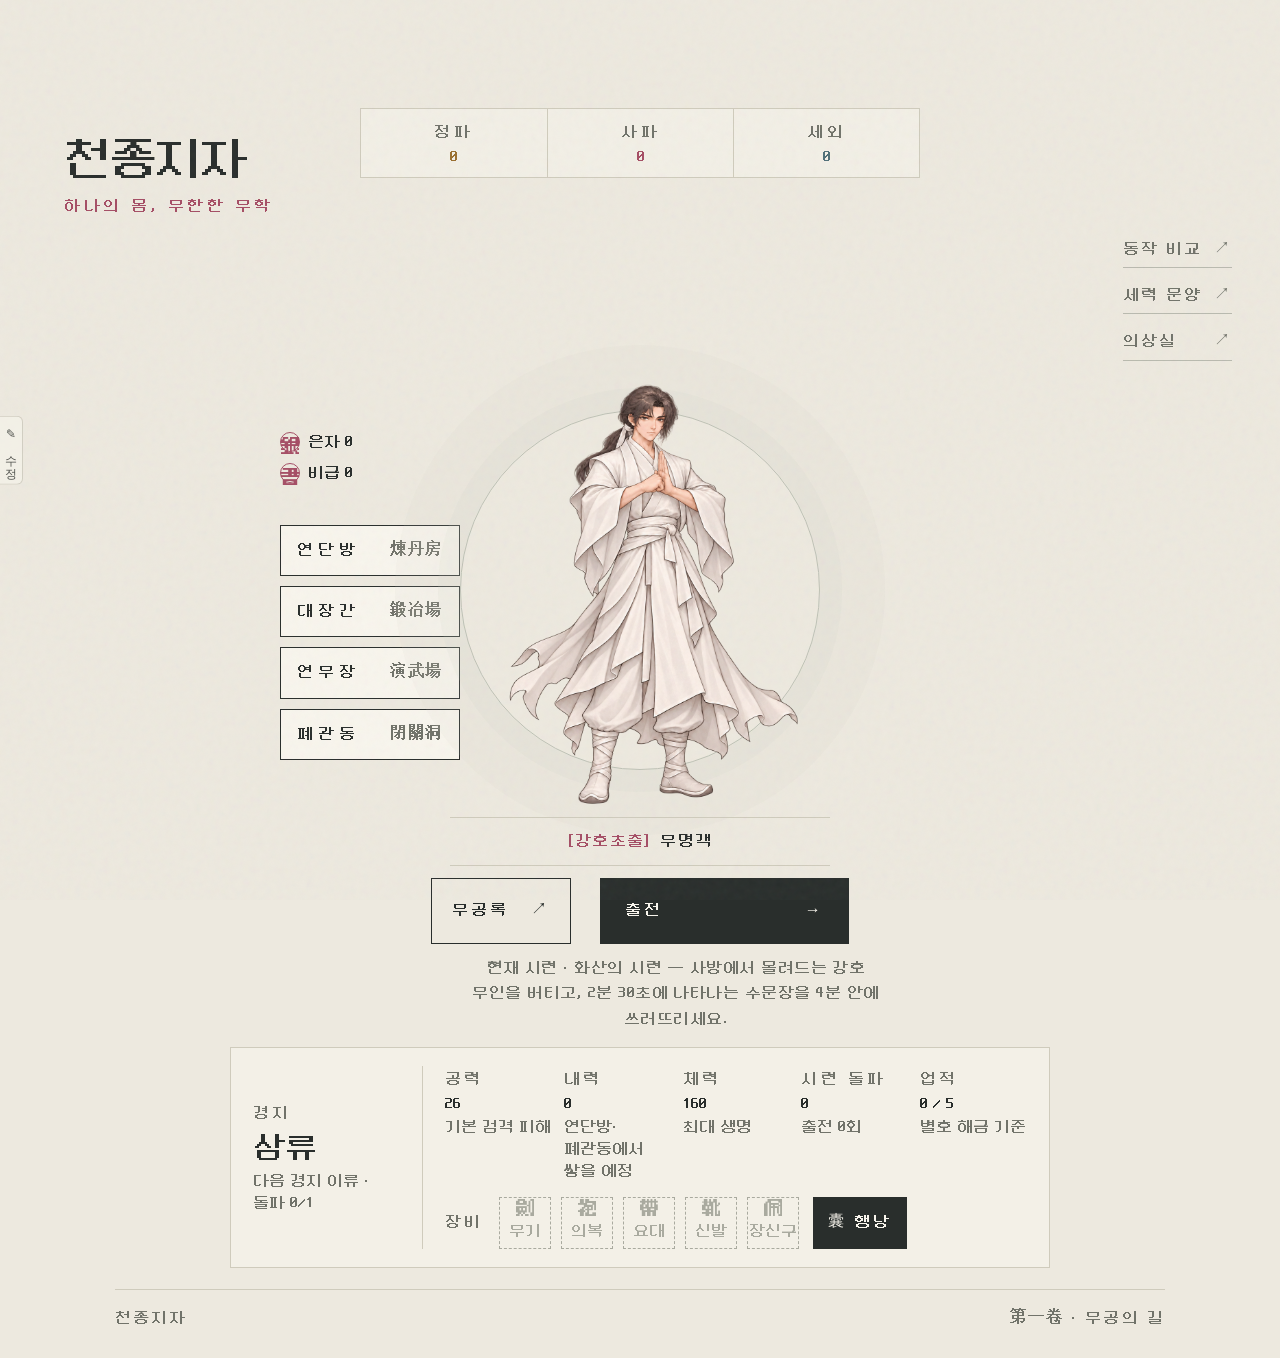
<file: docs/index.html>
<!doctype html>
<html lang="ko">
<head>
  <meta charset="UTF-8">
  <meta name="viewport" content="width=device-width, initial-scale=1">
  <meta name="theme-color" content="#ede9df">
  <title>천종지자 · 화산의 시련</title>
  <link rel="stylesheet" href="styles.css?v=960fd53ba2">
  <link rel="stylesheet" href="game.css?v=c0c3f9e2b5">
  <link rel="stylesheet" href="dojo.css?v=42f64333b9">
  <link rel="stylesheet" href="hub.css?v=4aad0e5554">
  <link rel="stylesheet" href="tree.css?v=a2805e3ad5">
  <link rel="stylesheet" href="facilities.css?v=2e126e9f5b">
  <script src="skill-icons.js?v=ef279ed3e0" defer></script>
  <script src="data.js?v=51d640ffc3" defer></script>
  <script src="appearance.js?v=5df48a7d7c" defer></script>
  <script src="game-balance.js?v=0837416567" defer></script>
  <script src="game-core.js?v=a91333e7b3" defer></script>
  <script src="assets/hero-atlas.js?v=a4a68aba76" defer></script>
  <script src="combat-animation.js?v=ea159afc2b" defer></script>
  <script src="game-renderer.js?v=7e6e93f2f6" defer></script>
  <script src="faction-emblems.js?v=df23ed01dc" defer></script>
  <script src="effect-preview.js?v=feeeb0fca9" defer></script>
  <script src="app.js?v=096f918b7b" defer></script>
  <script src="game-controller.js?v=1055efd904" defer></script>
  <script src="dojo.js?v=01064f1087" defer></script>
  <script src="hub.js?v=f838973993" defer></script>
  <script src="tree-factions.js?v=fd3d0e0586" defer></script>
  <script src="tree.js?v=f14ad822f4" defer></script>
  <script src="forge.js?v=5d817a0e65" defer></script>
  <script src="facilities.js?v=48a190a478" defer></script>
  <script src="hanja.js?v=0a24633196" defer></script>
  <script>document.documentElement.classList.add('uie-loading')</script>
  <link rel="stylesheet" href="ui-editor.css?v=25ac5377b8">
  <link rel="stylesheet" href="tree-editor.css?v=95ad166233">
  <script src="ui-editor.js?v=23669ef5ea" defer></script>
  <script src="tree-editor.js?v=99f41e6585" defer></script>
<link rel="stylesheet" href="skill-icons.css?v=b03023b0a9">
</head>
<body>
  <div class="paper-grain" aria-hidden="true"></div>
  <main id="app">
    <section id="title-screen" class="title-screen hub" aria-labelledby="game-title">
      <header class="hub-brand">
        <h1 id="game-title">천종지자</h1>
        <p class="eyebrow">하나의 몸, 무한한 무학</p>
        <p class="title-description">어느 문파의 길을 걸을 것인가.<br>모든 무학의 시작은, 그대에게 있다.</p>
      </header>
      <div class="hub-factions" role="group" aria-label="찍은 세력 수 · 무공록에서 쌓입니다">
        <div data-faction-count="righteous"></div><div data-faction-count="heterodox"></div><div data-faction-count="outer"></div>
      </div>
      <nav class="hub-art-links" aria-label="동작·세력 문양·의상실">
        <button id="open-dojo" class="hub-devlink" type="button">동작 비교 <span aria-hidden="true">↗</span></button>
        <button id="open-emblems" class="hub-devlink" type="button">세력 문양 <span aria-hidden="true">↗</span></button>
        <a id="open-wardrobe" class="hub-devlink" href="wardrobe.html">의상실 <span aria-hidden="true">↗</span></a>
      </nav>
      <div class="hub-center">
        <aside class="hub-side" aria-label="재화와 시설">
          <div id="hub-wallet" class="hub-wallet"></div>
          <nav class="hub-facilities" aria-label="시설">
            <button type="button" data-facility="alchemy">연단방 <small>煉丹房</small></button>
            <button type="button" data-facility="forge">대장간 <small>鍛冶場</small></button>
            <button type="button" data-facility="hall">연무장 <small>演武場</small></button>
            <button type="button" data-facility="seclusion">폐관동 <small>閉關洞</small></button>
          </nav>
        </aside>
        <div class="hub-portrait">
          <div class="ink-circle"><canvas class="hub-emblem" role="img" aria-label="백의 · 소속 세력 없음" hidden></canvas></div>
          <button id="hub-character" class="hub-character" type="button" aria-label="캐릭터 · 무공록 열기" title="무공록 열기">
            <img src="assets/outfits-v5/baekui.png" alt="백의 차림의 천종지자" class="hero-art" data-character-appearance onerror="this.hidden=true">
          </button>
          <span class="title-seal" aria-label="소속 세력 없음" hidden></span>
        </div>
        <button id="hub-nameplate" class="hub-nameplate" type="button" title="별호와 이름"></button>
        <div class="hub-actions">
          <button id="open-martial" class="hub-secondary" type="button">무공록 <span aria-hidden="true">↗</span></button>
          <button id="start-battle" class="primary-button" type="button">출전 <span aria-hidden="true">→</span></button>
        </div>
        <p id="hub-stage-caption" class="prototype-caption"></p>
      </div>
      <section id="hub-stats" class="hub-stats" aria-label="능력치"></section>
      <p id="hub-toast" class="hub-toast" role="status" hidden></p>
      <div class="title-bottom"><span>천종지자</span><span>第一卷 · 무공의 길</span></div>
    </section>

    <section id="martial-screen" class="martial-screen" aria-labelledby="martial-title" hidden>
      <header class="topbar">
        <button id="back-main" class="back-button"><span aria-hidden="true">←</span> 메인으로</button>
        <span class="brand">천종지자</span>
        <span class="context-badge">무공 UI 시제품</span>
      </header>
      <div class="page-heading">
        <div><p class="eyebrow">第一卷 · 무학의 계보</p><h1 id="martial-title">무공록</h1></div>
        <p>하나의 몸에, 천 갈래 무학을.<br><span>세력을 선택하여 무공의 길을 살펴보세요.</span></p>
      </div>
      <section class="lineage-map" aria-label="정파, 사파, 새외무림의 무공 계보">
        <svg class="lineage-lines" viewBox="0 0 1200 510" preserveAspectRatio="none" aria-hidden="true">
          <path data-line="righteous" d="M 580 255 C 460 255 460 245 350 245"></path>
          <path data-line="heterodox" d="M 630 240 C 770 240 700 140 850 140"></path>
          <path data-line="outer" d="M 630 280 C 770 280 700 395 850 395"></path>
        </svg>
        <div class="map-character">
          <div class="character-ring" aria-hidden="true"></div>
          <span class="character-fallback" aria-hidden="true">武</span>
          <img src="assets/outfits-v5/baekui.png" alt="백의 차림의 천종지자" data-character-appearance onerror="this.hidden=true">
          <div class="character-label"><span>천종지자</span><small>모든 무학의 시작</small></div>
        </div>
        <div id="category-clusters"></div>
        <div class="map-legend"><span><i class="priority-dot"></i> 우선 개발 6개 세력</span><span>전체 18개 세력</span></div>
      </section>
      <!-- 보류: 세력 상세 판과 하단 줄은 스킬 트리 작업 전까지 숨긴다(app.js는 그대로 채움). hidden만 지우면 다시 보인다. -->
      <section id="school-panel" class="school-panel" aria-live="polite" aria-atomic="false" hidden></section>
      <footer class="page-footer" hidden><span>천종지자 · 무공록</span><span>단계 열람, 실제 습득 아님</span></footer>
    </section>
    <section id="game-screen" aria-label="천종지자 화산 전투" hidden>
      <canvas id="game-canvas" tabindex="0" aria-label="화산 전장. WASD 또는 방향키로 이동, 스페이스바로 경공. 무공은 자동 공격합니다."></canvas>
      <header class="battle-top">
        <div class="battle-identity"><span class="battle-seal">華山</span><div><strong>매화의 길</strong><small>화산 전투 시제품</small></div></div>
        <div class="battle-time"><span id="battle-time">00:00</span><small id="battle-goal">공세에서 살아남으세요</small></div>
        <div class="battle-top-actions"><button id="battle-codex" title="보유 무공록">무공록</button><button id="battle-stats" title="능력치 (Tab)">능력치 <kbd>Tab</kbd></button><button id="battle-pause" aria-label="일시정지 (Esc)">Ⅱ</button></div>
      </header>
      <div class="battle-meters" aria-label="현재 상태">
        <div class="battle-hp-row"><span>생명</span><div class="battle-meter hp"><i id="battle-hp-fill"></i></div><strong id="battle-hp">100 / 100</strong></div>
        <div class="battle-xp-row"><span id="battle-level">Lv. 1</span><div class="battle-meter xp"><i id="battle-xp-fill"></i></div><strong id="battle-xp">0 / 10</strong></div>
      </div>
      <div id="battle-boss" class="battle-boss" hidden><span id="battle-boss-name">화산의 시련</span><div class="battle-meter boss"><i id="battle-boss-fill"></i></div></div>
      <div class="battle-petal-row"><span class="petal-mark" aria-hidden="true">✿</span><strong id="battle-petals">0 / 1</strong><span id="battle-petal-lock"></span><span class="battle-kills">격파 <strong id="battle-kills">0</strong></span></div>
      <footer class="battle-bottom">
        <div class="battle-loadout"><div class="battle-loadout-label">현재 무공 <span>1~6 누적 · 짝과 함께 화경 시 조합</span></div><div id="battle-skills"></div></div>
        <div class="battle-controls"><p><kbd>W A S D</kbd> 이동 <span>·</span> <kbd>Space</kbd> 경공 <span>·</span> 자동 공격</p><button id="battle-dash"><span>경공</span><small id="battle-dash-cooldown">Space · 준비</small></button></div>
      </footer>
      <div id="battle-stick" aria-hidden="true" hidden><i></i></div>
      <div id="battle-modal" class="battle-modal" hidden><section id="battle-dialog" class="battle-dialog" role="dialog" aria-modal="true" aria-labelledby="battle-dialog-title"></section></div>
      <div id="battle-announcer" class="battle-sr-only" role="status" aria-live="polite"></div>
    </section>
    <section id="dojo-screen" aria-labelledby="dojo-title" data-school="hwasan" data-namgung-src="namgung.html?embedded=1&v=60ce781a3d" data-heavenly-demon-src="heavenly-demon.html?embedded=1&v=4bfd3af72b" hidden>
      <canvas id="dojo-canvas" aria-label="선택한 단계의 캐릭터 동작과 화산 무공을 반복 재생하는 연무장"></canvas>
      <header class="dojo-header">
        <button id="dojo-back" type="button">← 메인으로</button>
        <div><p id="dojo-school-caption">演武場 · 華山</p><h1 id="dojo-title">동작 비교</h1><small>연출 비교 · 실제 전투와 별도</small></div>
        <button id="dojo-pause" type="button" aria-pressed="false">일시정지</button>
      </header>
      <nav class="dojo-school-tabs" aria-label="연무 문파 선택"><button type="button" data-dojo-school="hwasan" aria-pressed="true">화산</button><button type="button" data-dojo-school="namgung" aria-pressed="false">남궁</button><button type="button" data-dojo-school="heavenly_demon" aria-pressed="false">천마</button></nav>
      <div id="dojo-namgung-host" class="dojo-namgung-host" hidden><p id="dojo-namgung-error" class="dojo-namgung-error" role="status" hidden>남궁 연무를 불러오지 못했습니다. <a href="namgung.html?v=60ce781a3d">남궁 연무 직접 열기 ↗</a></p></div>
      <aside class="dojo-note"><span id="dojo-rank-tag">初 · 1단계</span><h2 id="dojo-form-name">매화노방</h2><p id="dojo-description"></p><span id="dojo-live" class="battle-sr-only" role="status" aria-live="polite"></span></aside>
      <footer class="dojo-controls">
        <div class="dojo-categories" role="group" aria-label="무공 갈래">
          <button type="button" data-dojo-category="sword" aria-pressed="true">검법 <small>매화만리향</small></button>
          <button type="button" data-dojo-category="rain" aria-pressed="false">검우 <small>매향침골</small></button>
          <button type="button" data-dojo-category="dash" aria-pressed="false">경공 <small>매인설한</small></button>
        </div>
        <div class="dojo-rank-row"><span>강화 단계</span><div class="dojo-ranks" role="group" aria-label="강화 단계 선택">
          <button type="button" data-dojo-rank="1" aria-pressed="true" aria-label="1단계">1</button><button type="button" data-dojo-rank="2" aria-pressed="false" aria-label="2단계">2</button><button type="button" data-dojo-rank="3" aria-pressed="false" aria-label="3단계">3</button><button type="button" data-dojo-rank="4" aria-pressed="false" aria-label="4단계">4</button><button type="button" data-dojo-rank="5" aria-pressed="false" aria-label="5단계">5</button><button type="button" data-dojo-rank="6" aria-pressed="false" aria-label="6단계 화경">6</button><button type="button" data-dojo-rank="7" aria-pressed="false" aria-label="7단계 절세신공">7 <small>절세</small></button>
        </div></div>
        <div class="dojo-partner-row"><span id="dojo-partner-label">자하신공</span><div id="dojo-partner-levels" class="dojo-partner-levels" role="group" aria-label="자하신공 단계 선택"><button type="button" data-dojo-partner="0" aria-pressed="true" aria-label="자하신공 없음, 0성">0 <small>없음</small></button><button type="button" data-dojo-partner="1" aria-pressed="false" aria-label="자하신공 1성">1</button><button type="button" data-dojo-partner="2" aria-pressed="false" aria-label="자하신공 2성">2</button><button type="button" data-dojo-partner="3" aria-pressed="false" aria-label="자하신공 3성">3</button><button type="button" data-dojo-partner="4" aria-pressed="false" aria-label="자하신공 4성">4</button><button type="button" data-dojo-partner="5" aria-pressed="false" aria-label="자하신공 5성">5</button><button type="button" data-dojo-partner="6" aria-pressed="false" aria-label="자하신공 6성">6</button></div></div>
        <div class="dojo-directions" role="group" aria-label="공격 방향 선택"><span>공격 방향</span><button type="button" data-dojo-direction="nw" aria-label="왼쪽 위로 공격" aria-pressed="false">↖</button><button type="button" data-dojo-direction="n" aria-label="위로 공격" aria-pressed="false">↑</button><button type="button" data-dojo-direction="ne" aria-label="오른쪽 위로 공격" aria-pressed="false">↗</button><button type="button" data-dojo-direction="w" aria-label="왼쪽으로 공격" aria-pressed="false">←</button><button type="button" data-dojo-direction="e" aria-label="오른쪽으로 공격" aria-pressed="true">→</button><button type="button" data-dojo-direction="sw" aria-label="왼쪽 아래로 공격" aria-pressed="false">↙</button><button type="button" data-dojo-direction="s" aria-label="아래로 공격" aria-pressed="false">↓</button><button type="button" data-dojo-direction="se" aria-label="오른쪽 아래로 공격" aria-pressed="false">↘</button></div>
        <div class="dojo-secondary"><button id="dojo-walk" type="button" aria-pressed="false">걷기 켜기</button><button id="dojo-restart" type="button">처음부터 재생 ↺</button><button id="dojo-step" type="button">한 프레임 진행</button><output id="dojo-time" aria-label="재생 시간">0.00초</output><p><kbd>1–7</kbd> 단계 변경 <span>·</span> <kbd>Space</kbd> 재생/정지 <span>·</span> <kbd>Esc</kbd> 메인</p></div>
      </footer>
    </section>
  </main>
</body>
</html>
</file>
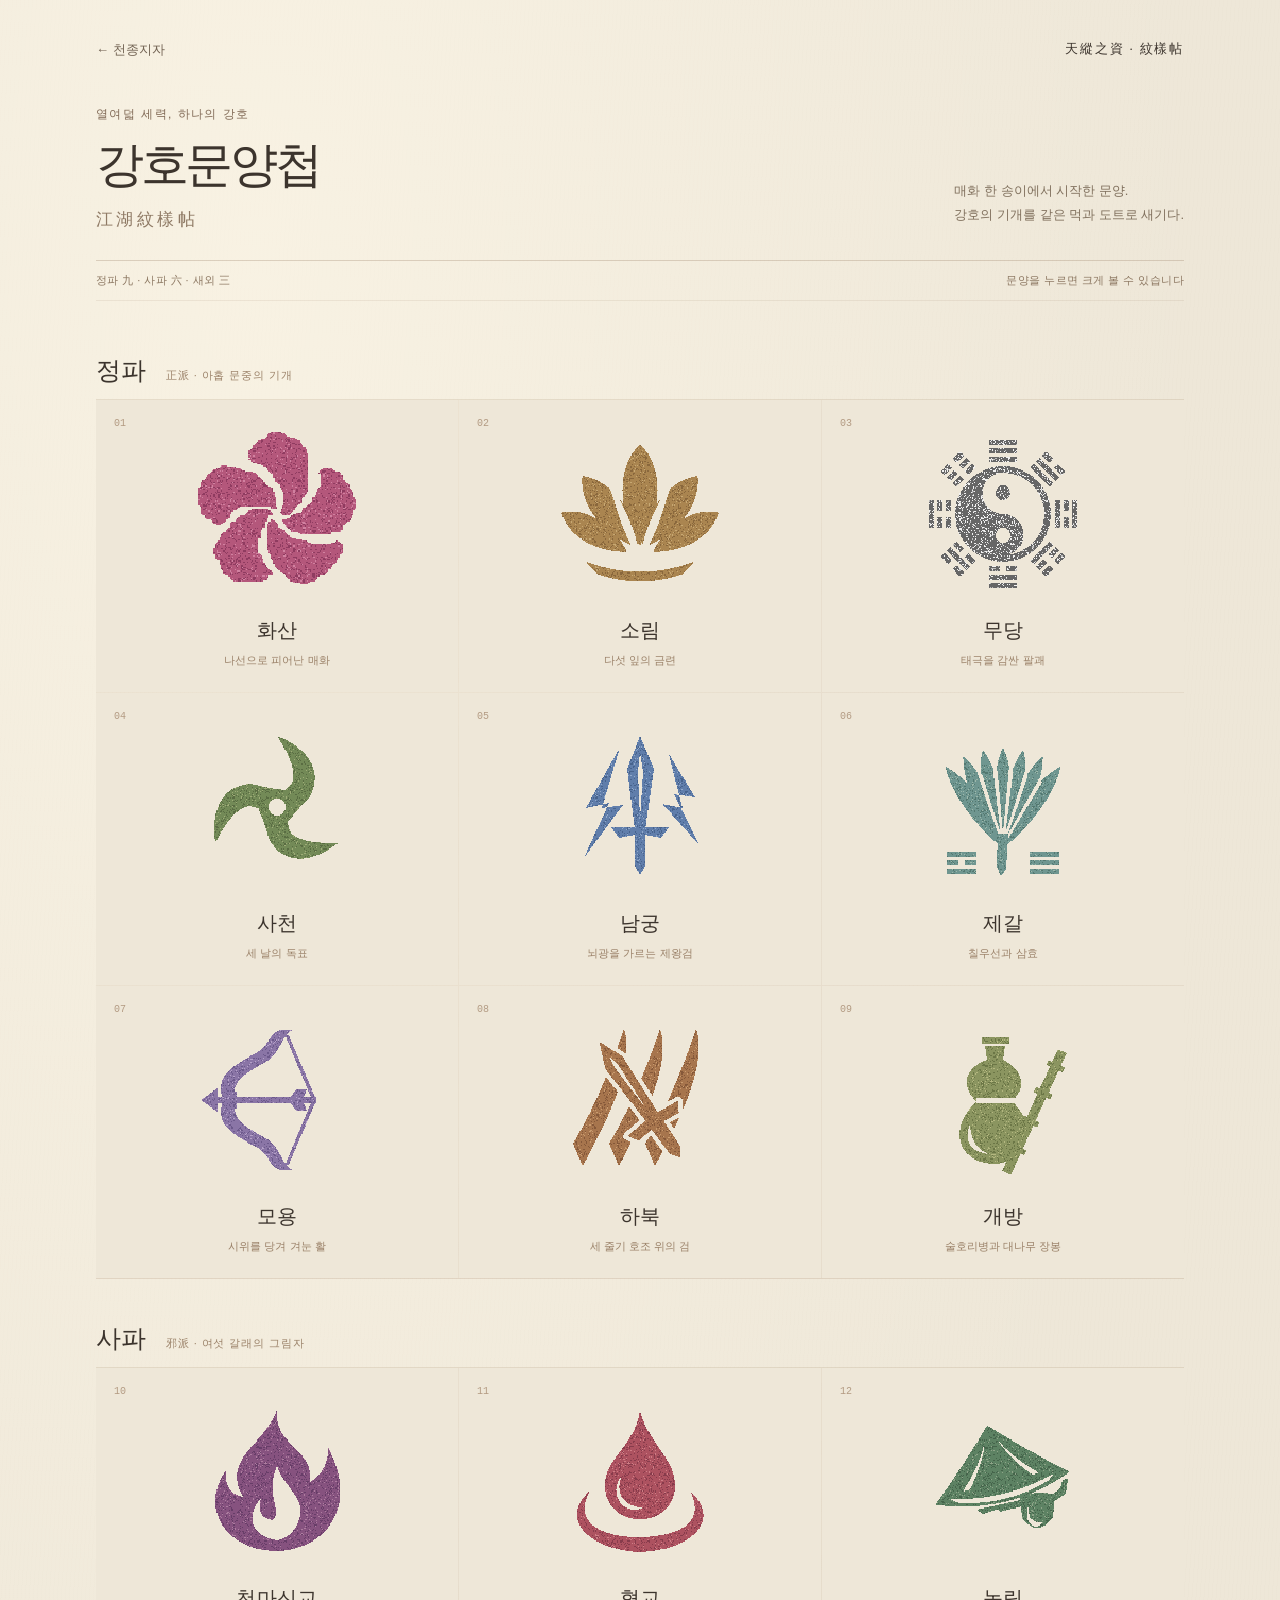
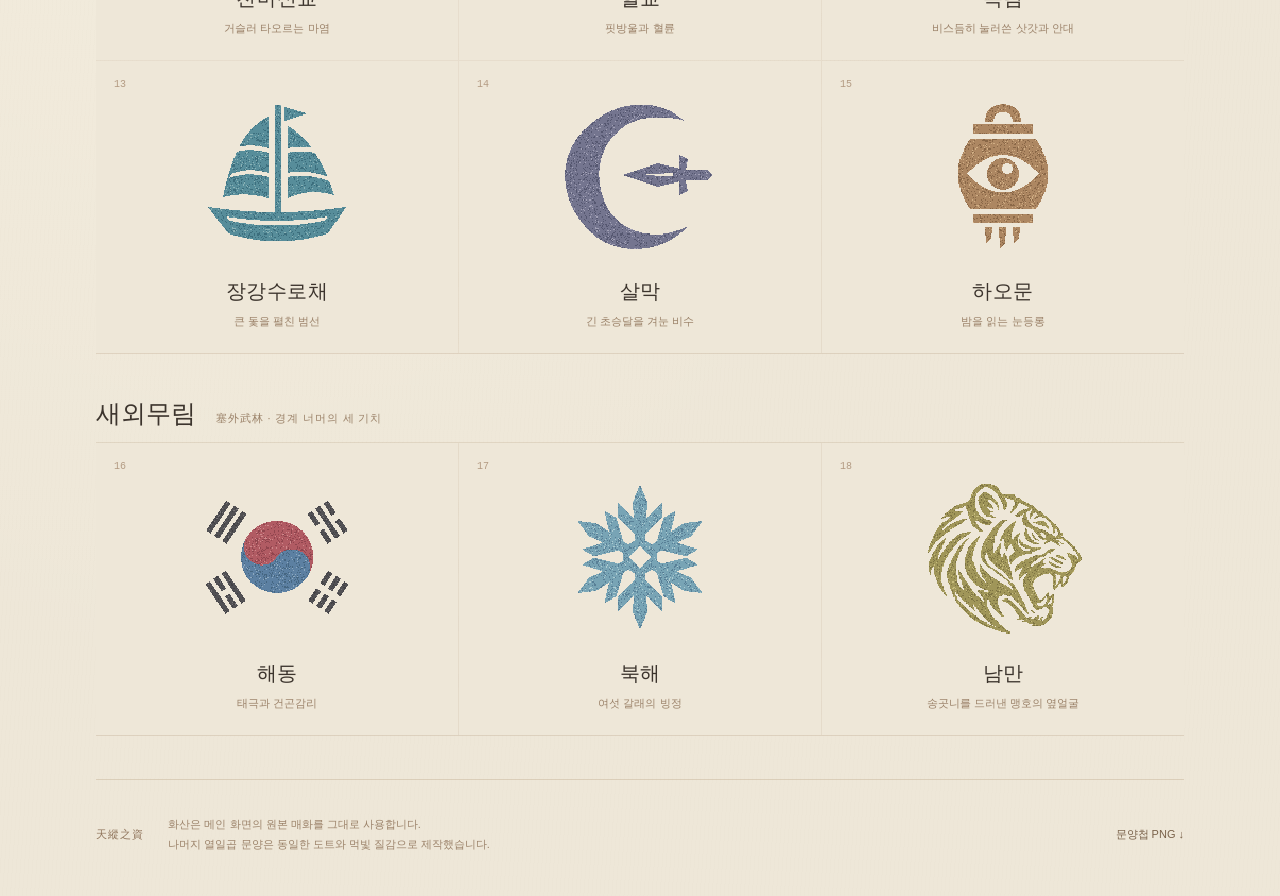
<file: docs/emblems.html>
<!doctype html>
<html lang="ko"><head><meta charset="utf-8"><meta name="viewport" content="width=device-width,initial-scale=1"><title>천종지자 · 강호문양첩</title><link rel="stylesheet" href="emblems.css?v=0df2e205c5"><script defer src="assets/hero-atlas.js?v=a4a68aba76"></script><script defer src="combat-animation.js?v=ea159afc2b"></script><script defer src="game-renderer.js?v=7e6e93f2f6"></script><script defer src="faction-emblems.js?v=df23ed01dc"></script></head>
<body><main><header class="folio-heading"><a href="index.html" class="back-link">← 천종지자</a><span class="edition">天縱之資 · 紋樣帖</span><div class="heading-row"><div><p class="eyebrow">열여덟 세력, 하나의 강호</p><h1>강호문양첩<span>江湖紋樣帖</span></h1></div><p class="intro">매화 한 송이에서 시작한 문양.<br>강호의 기개를 같은 먹과 도트로 새기다.</p></div><div class="folio-rule"><span>정파 九 · 사파 六 · 새외 三</span><span>문양을 누르면 크게 볼 수 있습니다</span></div></header><div data-emblem-gallery></div><p id="gallery-status" role="status"></p><footer class="folio-footer"><span>天縱之資</span><p>화산은 메인 화면의 원본 매화를 그대로 사용합니다.<br>나머지 열일곱 문양은 동일한 도트와 먹빛 질감으로 제작했습니다.</p><a href="assets/factions/contact-sheet.png" download>문양첩 PNG ↓</a></footer></main><dialog id="emblem-preview"><button id="preview-close" type="button" aria-label="미리보기 닫기">×</button><p class="eyebrow">강호문양첩</p><h2 id="preview-name"></h2><p id="preview-motif"></p><canvas id="preview-canvas" aria-label="선택한 세력 문양"></canvas><div class="preview-actions"><button id="preview-paper" type="button">바탕 바꾸기</button><button id="download-emblem" type="button">투명 PNG 저장 ↓</button></div></dialog></body></html>
</file>
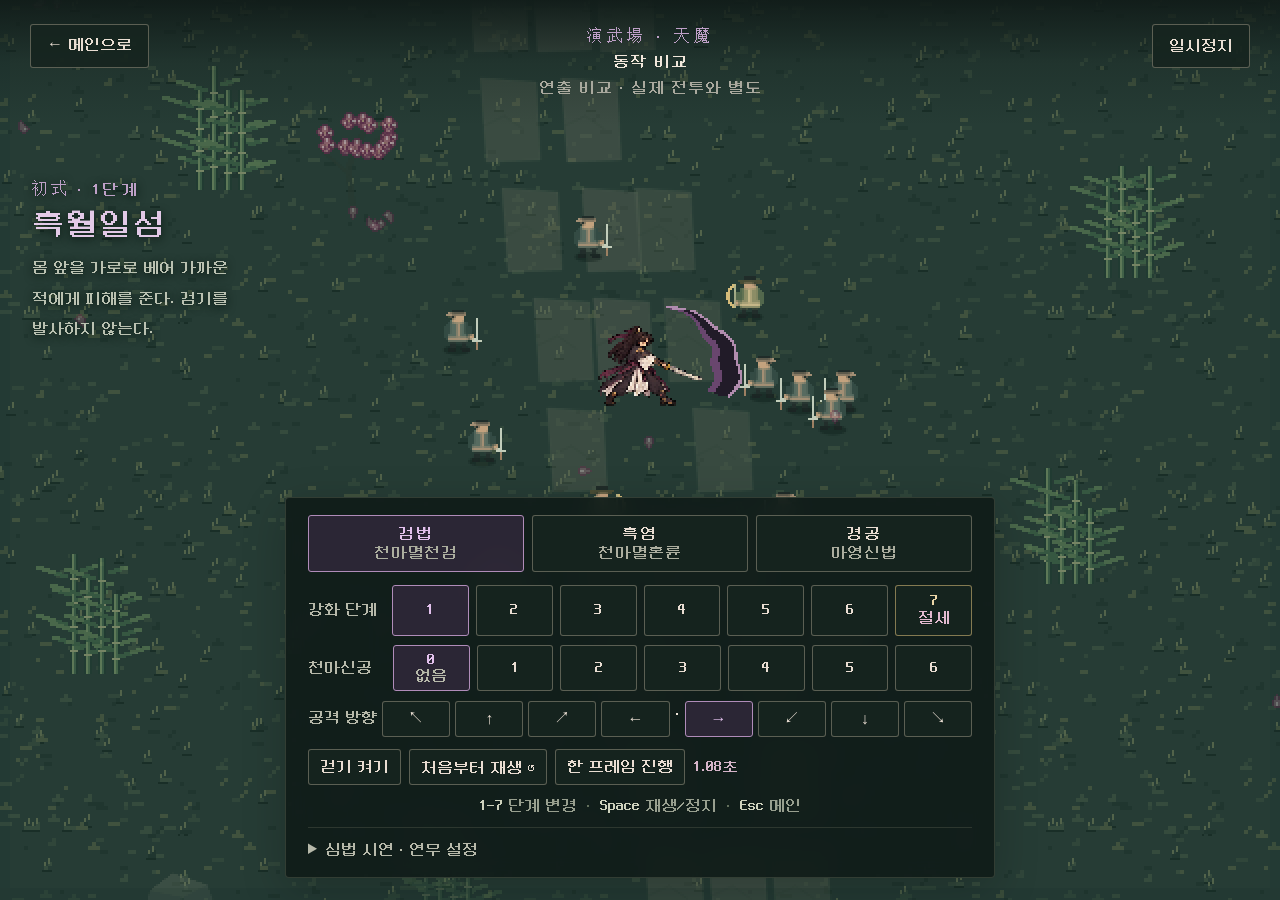
<file: docs/heavenly-demon.html>
<!doctype html>
<html lang="ko">
<head>
  <meta charset="utf-8">
  <meta name="viewport" content="width=device-width,initial-scale=1">
  <meta name="theme-color" content="#17211f">
  <title>천종지자 · 천마 동작 비교</title>
  <link rel="stylesheet" href="styles.css?v=0f241c62cc">
  <link rel="stylesheet" href="dojo.css?v=42f64333b9">
  <link rel="stylesheet" href="heavenly-demon.css?v=3e503af9be">
</head>
<body class="in-dojo">
<main id="dojo-screen" aria-labelledby="heavenly-demon-title">
  <canvas id="heavenly-demon-canvas" width="1100" height="680" aria-label="선택한 단계의 천마신교 무공과 심법 효과를 반복 재생하는 연무장"></canvas>
  <header class="dojo-header demon-header">
    <a class="demon-back" href="index.html">← 메인으로</a>
    <div><p>演武場 · 天魔</p><h1 id="heavenly-demon-title">동작 비교</h1><small>연출 비교 · 실제 전투와 별도</small></div>
    <button id="pause" type="button" aria-pressed="false">일시정지</button>
  </header>
  <aside class="dojo-note" aria-live="polite">
    <span id="detail-type">初式 · 1단계</span>
    <h2 id="form-name">흑월일섬</h2>
    <p id="form-description"></p>
  </aside>
  <footer class="dojo-controls">
    <div class="dojo-categories" id="path-tabs" role="group" aria-label="무공 갈래">
      <button type="button" data-path="sword" aria-pressed="true">검법 <small>천마멸천검</small></button>
      <button type="button" data-path="ring" aria-pressed="false">흑염 <small>천마멸혼륜</small></button>
      <button type="button" data-path="dash" aria-pressed="false">경공 <small>마영신법</small></button>
    </div>
    <div class="dojo-rank-row"><span>강화 단계</span><div class="dojo-ranks" id="rank-buttons" role="group" aria-label="강화 단계 선택"></div></div>
    <div class="dojo-partner-row"><button id="mind-focus" type="button" aria-pressed="false" aria-label="짝 심법·보법 설명 보기"><span id="mind-name">천마신공</span></button><div class="dojo-partner-levels" id="mind-buttons" role="group" aria-label="짝 심법·보법 단계 선택"></div></div>
    <div class="dojo-directions" role="group" aria-label="공격 방향 선택"><span>공격 방향</span><div id="direction-pad" class="demon-direction-buttons"></div></div>
    <div class="dojo-secondary">
      <button id="walking" type="button" aria-pressed="false">걷기 켜기</button>
      <button id="replay" type="button">처음부터 재생 ↺</button>
      <button id="step" type="button">한 프레임 진행</button>
      <output id="time-readout" aria-label="재생 시간">0.00초</output>
      <p><kbd>1–7</kbd> 단계 변경 <span>·</span> <kbd>Space</kbd> 재생/정지 <span>·</span> <kbd>Esc</kbd> 메인</p>
    </div>
    <details class="demon-options">
      <summary>심법 시연 · 연무 설정</summary>
      <div class="demon-options-row">
        <label><input id="targets" type="checkbox" checked> 연무 표적</label>
        <label><input id="range" type="checkbox"> 범위 표시</label>
        <label class="demon-timeline">재생 위치 <input id="timeline" type="range" min="0" max="7" step="0.01" value="0" aria-label="이펙트 재생 위치"></label>
      </div>
      <p id="fusion-note">초식 6단계 + 짝 심법 6성에서 절세무공 완성</p>
      <p id="mechanic-note"></p>
      <div id="qi-demo" hidden>
        <div class="demon-options-row"><label for="qi-capacity">마기 한도 시연 <select id="qi-capacity"><option value="0">현재 심법 기준</option><option value="2">2개 · 시연용</option><option value="3">3개 · 시연용</option></select></label></div>
        <p>한도 변경은 연출 확인용입니다. 실제 게임의 보유 한도 수치는 미확정입니다.</p>
        <div class="demon-options-row"><span>마기 <output id="qi-count">0 / 1</output></span><button id="qi-pickup" type="button">마기 획득</button><button id="qi-hit" type="button">피격</button><button id="qi-clear" type="button">마기 비우기</button></div>
        <div class="demon-options-row"><button id="qi-kill" type="button">처치 시연</button><button id="qi-mark" type="button">검기 직접 명중</button><button id="qi-mark-kill" type="button">마인 처치 시연</button><label><input id="qi-lock" type="checkbox">마기 획득 금지 시연</label></div>
        <p id="qi-note"></p>
      </div>
    </details>
  </footer>
  <div hidden><span id="stage-title"></span><span id="stage-rank"></span><span id="stage-mind"></span><span id="rank-caption"></span><span id="direction-caption"></span></div>
</main>
<script src="assets/hero-atlas.js?v=293c37f90f" defer></script>
<script src="combat-animation.js?v=9eef6b59c1" defer></script>
<script src="game-renderer.js?v=7e6e93f2f6" defer></script>
<script src="data.js?v=2232a15948" defer></script>
<script src="heavenly-demon-data.js?v=69fa300218" defer></script>
<script src="heavenly-demon-effects.js?v=f76cab09f3" defer></script>
<script src="heavenly-demon-preview.js?v=9bd3f26f08" defer></script>
</body>
</html>
</file>
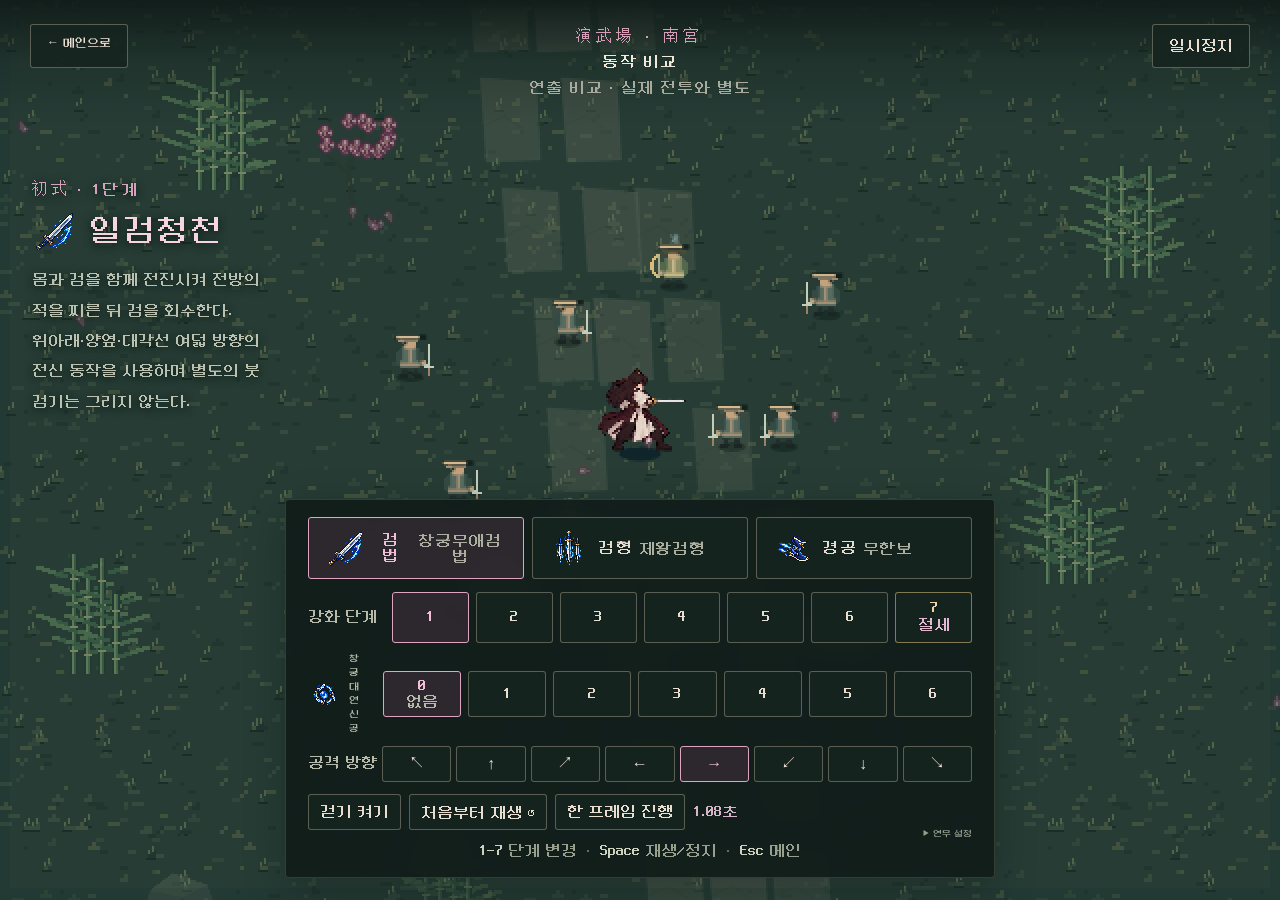
<file: docs/namgung.html>
<!doctype html>
<html lang="ko"><head><meta charset="utf-8"><meta name="viewport" content="width=device-width,initial-scale=1"><title>천종지자 · 남궁 동작 비교</title><link rel="stylesheet" href="styles.css?v=960fd53ba2"><link rel="stylesheet" href="dojo.css?v=42f64333b9"><link rel="stylesheet" href="namgung.css?v=6625c0f5a7"><link rel="stylesheet" href="skill-icons.css?v=b03023b0a9">
<script src="skill-icons.js?v=ef279ed3e0" defer></script>
</head>
<body class="in-dojo"><main id="dojo-screen" aria-labelledby="namgung-title">
<canvas id="namgung-canvas" width="1100" height="680" aria-label="선택한 단계의 캐릭터 동작과 남궁 무공을 반복 재생하는 연무장"></canvas>
<header class="dojo-header namgung-header"><a class="namgung-back" href="index.html">← 메인으로</a><div><p>演武場 · 南宮</p><h1 id="namgung-title">동작 비교</h1><small>연출 비교 · 실제 전투와 별도</small></div><button id="pause" type="button" aria-pressed="false">일시정지</button></header>
<aside class="dojo-note" aria-live="polite"><span id="detail-type">初式 · 1단계</span><h2 id="form-name">일검청천</h2><p id="form-description"></p></aside>
<footer class="dojo-controls">
<div class="dojo-categories" id="path-tabs" role="group" aria-label="무공 갈래"><button type="button" data-path="sword" aria-pressed="true">검법 <small>창궁무애검법</small></button><button type="button" data-path="formation" aria-pressed="false">검형 <small>제왕검형</small></button><button type="button" data-path="dash" aria-pressed="false">경공 <small>무한보</small></button></div>
<div class="dojo-rank-row"><span>강화 단계</span><div class="dojo-ranks" id="rank-buttons" role="group" aria-label="강화 단계 선택"></div></div>
<div class="dojo-partner-row"><button id="mind-focus" type="button" aria-pressed="false" aria-label="짝 심법 설명 보기"><span id="mind-name">창궁대연신공</span></button><div class="dojo-partner-levels" id="mind-buttons" role="group" aria-label="짝 심법 단계 선택"></div></div>
<div class="dojo-directions" role="group" aria-label="공격 방향 선택"><span>공격 방향</span><div id="direction-pad" class="namgung-direction-buttons"></div></div>
<div class="dojo-secondary"><button id="walking" type="button" aria-pressed="false">걷기 켜기</button><button id="replay" type="button">처음부터 재생 ↺</button><button id="step" type="button">한 프레임 진행</button><output id="time-readout" aria-label="재생 시간">0.00초</output><p><kbd>1–7</kbd> 단계 변경 <span>·</span> <kbd>Space</kbd> 재생/정지 <span>·</span> <kbd>Esc</kbd> 메인</p></div>
<details class="namgung-options"><summary>연무 설정</summary><div class="namgung-options-row"><label><input id="targets" type="checkbox" checked> 연무 표적</label><label><input id="range" type="checkbox"> 범위 표시</label><label class="namgung-timeline">재생 위치 <input id="timeline" type="range" min="0" max="7" step="0.01" value="0" aria-label="애니메이션 재생 위치"></label></div><p id="fusion-note">초식 6단계 + 짝 심법 6성에서 절세무공 완성</p><p id="mechanic-note"></p><div id="qi-demo" hidden><div class="namgung-options-row"><span>호신 검기 <output id="qi-count">0 / 1</output></span><button id="qi-pickup" type="button">검기 획득</button><button id="qi-hit" type="button">피격</button></div><p id="qi-note"></p></div></details>
</footer><div hidden><span id="stage-title"></span><span id="stage-rank"></span><span id="stage-mind"></span><span id="rank-caption"></span><span id="direction-caption"></span></div>
</main><script src="assets/hero-atlas.js?v=a4a68aba76" defer></script><script src="combat-animation.js?v=ea159afc2b" defer></script><script src="game-renderer.js?v=7e6e93f2f6" defer></script><script src="data.js?v=51d640ffc3" defer></script><script src="namgung-data.js?v=2c3e973ac9" defer></script><script src="namgung-effects.js?v=ea2833632f" defer></script><script src="namgung-preview.js?v=9e71f112fe" defer></script></body></html>
</file>
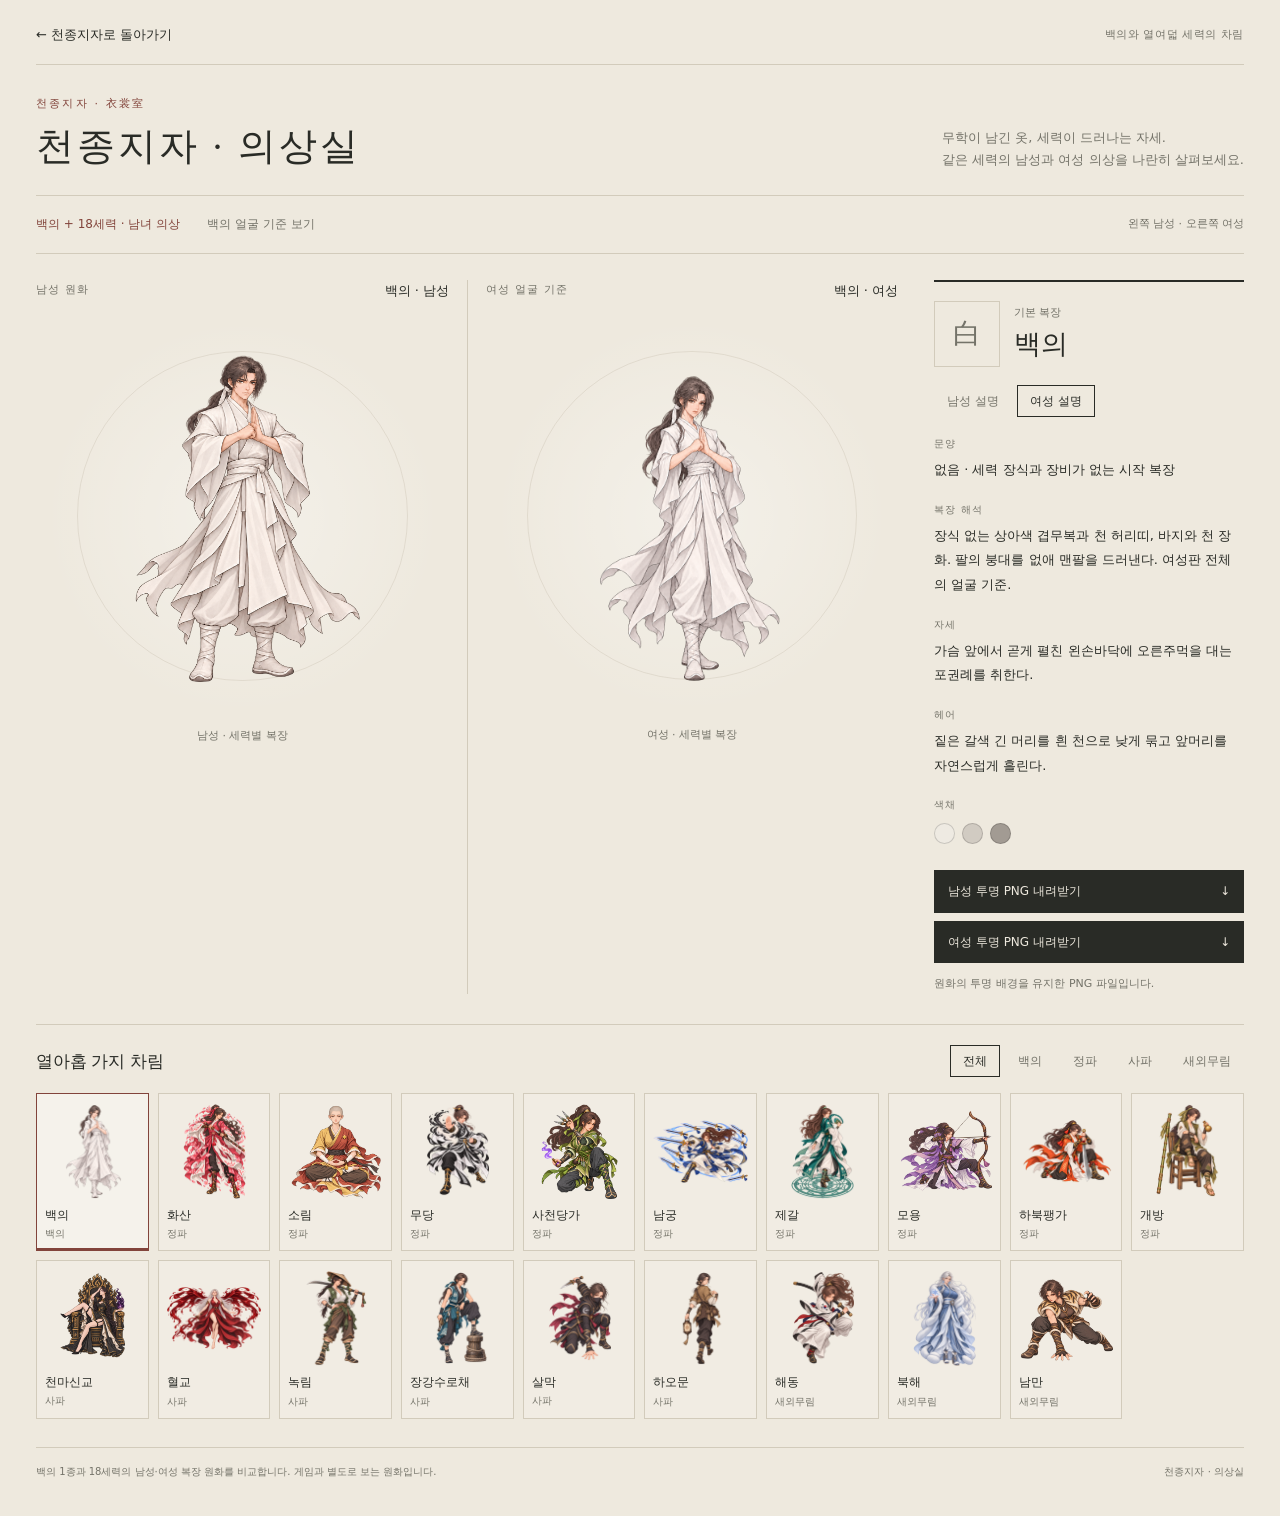
<file: docs/wardrobe.html>
<!doctype html>
<html lang="ko">
<head>
  <meta charset="utf-8">
  <meta name="viewport" content="width=device-width, initial-scale=1">
  <meta name="theme-color" content="#eee9de">
  <title>천종지자 · 의상실</title>
  <style>
    :root{color-scheme:light;--paper:#eee9de;--ink:#292b26;--muted:#747369;--line:#d2cbbb;--accent:#82443b;--serif:"Noto Serif KR","Batang",serif}
    [hidden]{display:none!important}
    *{box-sizing:border-box}body{margin:0;background:var(--paper);color:var(--ink);font-family:"Malgun Gothic",system-ui,sans-serif;line-height:1.7}button,a{-webkit-tap-highlight-color:transparent}button{font:inherit;color:inherit;cursor:pointer}a{color:inherit}button:focus-visible,a:focus-visible{outline:3px solid var(--accent);outline-offset:4px}button:disabled{cursor:default}main{max-width:1380px;margin:auto;padding:24px 36px 36px}.topbar{display:flex;align-items:center;justify-content:space-between;border-bottom:1px solid var(--line);padding-bottom:18px;gap:20px}.back{text-decoration:none;font-size:13px}.status{font-size:11px;letter-spacing:.05em;color:var(--muted)}.heading{display:flex;justify-content:space-between;align-items:flex-end;gap:30px;padding:30px 0 24px}.eyebrow{margin:0 0 8px;font-size:11px;letter-spacing:.2em;color:var(--accent)}h1,h2,p{margin-top:0}h1{font-family:var(--serif);font-size:38px;letter-spacing:.08em;font-weight:500;line-height:1.3;margin-bottom:0}.intro{margin:0;color:var(--muted);font-size:13px;max-width:410px}.progress{display:flex;align-items:center;gap:14px;padding:12px 0;border-block:1px solid var(--line);font-size:12px}.progress strong{font-weight:500;color:var(--accent)}.progress span{color:var(--muted)}.progress small{margin-left:auto;color:var(--muted);font-size:11px}.workspace{display:grid;grid-template-columns:minmax(0,1fr) 310px;gap:36px;margin-top:26px}.comparison{display:grid;grid-template-columns:1fr 1fr;position:relative;gap:0}.portrait{margin:0;min-width:0;position:relative}.portrait:first-child{padding-right:18px}.portrait+.portrait{border-left:1px solid var(--line);padding-left:18px}.portrait-label{display:flex;align-items:center;justify-content:space-between;gap:8px;color:var(--muted);font-size:11px;letter-spacing:.1em}.portrait-label strong{font-weight:500;color:var(--ink);font-size:13px;letter-spacing:0}.art-stage{aspect-ratio:1;display:grid;place-items:center;position:relative;margin:20px 0 10px;background:radial-gradient(ellipse at center,rgba(255,255,255,.35),transparent 68%)}.art-stage:before{content:"";position:absolute;inset:10%;border:1px solid rgba(140,128,105,.15);border-radius:50%;pointer-events:none}.art-stage img{display:block;position:absolute;inset:0;width:100%;height:100%;object-fit:contain}.art-stage.is-fitted{overflow:hidden}.art-stage.is-fitted img{inset:auto;object-fit:fill;max-width:none}.portrait figcaption{text-align:center;font-size:11px;color:var(--muted);padding:4px 0}.image-error{position:absolute;inset:0;display:grid;place-items:center;text-align:center;color:var(--muted);font-size:13px;background:var(--paper);padding:30px}.image-error[hidden]{display:none}.detail{border-top:2px solid var(--ink);padding-top:19px}.identity{display:flex;gap:14px;align-items:center;margin-bottom:18px}.emblem{width:66px;height:66px;object-fit:contain}.base-seal{width:66px;height:66px;display:grid;place-items:center;border:1px solid var(--line);font:28px var(--serif);color:var(--muted)}.base-seal[hidden],.emblem[hidden]{display:none}.group-label{font-size:11px;color:var(--muted);margin:0 0 3px}h2{font:500 27px/1.4 var(--serif);margin:0}.detail dl{margin:0}.detail dt{font-size:10px;color:var(--muted);letter-spacing:.13em;margin:18px 0 6px}.detail dd{margin:0;font-size:13px;line-height:1.9}.swatches{display:flex;gap:7px;flex-wrap:wrap;margin-top:10px}.swatch{width:21px;height:21px;border-radius:50%;border:1px solid rgba(0,0,0,.16)}.download{display:flex;justify-content:space-between;align-items:center;margin-top:26px;padding:11px 14px;background:var(--ink);color:var(--paper);text-decoration:none;font-size:12px}.download[aria-disabled="true"]{pointer-events:none;opacity:.45}.download+.download{margin-top:8px}.detail-note{margin:12px 0 0;font-size:11px;color:var(--muted)}.catalog{margin-top:30px;border-top:1px solid var(--line);padding-top:20px}.catalog-header{display:flex;align-items:center;justify-content:space-between;gap:20px;margin-bottom:16px}.catalog-header h2{font:500 17px var(--serif)}.filters{display:flex;gap:5px;flex-wrap:wrap}.filter{border:1px solid transparent;background:none;padding:5px 12px;font-size:12px;color:var(--muted)}.filter[aria-pressed="true"]{border-color:var(--ink);color:var(--ink)}.choices{display:grid;grid-template-columns:repeat(auto-fill,minmax(115px,1fr));gap:9px}.choice{padding:10px 8px 8px;background:rgba(255,255,255,.15);border:1px solid var(--line);text-align:left;position:relative}.choice[aria-pressed="true"]{border-color:var(--accent);box-shadow:inset 0 -2px var(--accent);background:rgba(255,255,255,.38)}.choice:hover{background:rgba(255,255,255,.4)}.choice img{width:100%;aspect-ratio:1;object-fit:contain;display:block}.choice-name{display:block;font-size:12px;margin-top:6px}.choice-group{display:block;font-size:10px;color:var(--muted)}.empty{color:var(--muted);font-size:13px;padding:20px 0}.footer{margin-top:28px;padding-top:15px;border-top:1px solid var(--line);display:flex;justify-content:space-between;font-size:10px;color:var(--muted);gap:20px}.footer p{margin:0;max-width:850px}.sr-only{position:absolute;width:1px;height:1px;overflow:hidden;clip:rect(0,0,0,0);white-space:nowrap}
    @media(min-width:1200px){.art-stage{margin-top:8px;margin-bottom:0}.choices{grid-template-columns:repeat(10,minmax(0,1fr))}}
    @media(max-width:950px){main{padding:20px}.workspace{grid-template-columns:1fr;gap:24px}.detail{display:block}.identity{align-self:start}.detail dl{grid-row:span 3}.download{margin-top:4px}.detail-note{margin-top:10px}.comparison{max-width:760px;margin:auto;width:100%}.progress{flex-wrap:wrap}.progress small{flex-basis:100%;margin-left:0}.heading{gap:20px}.intro{max-width:320px}}
    @media(max-width:560px){main{padding:16px}.status{font-size:9px;text-align:right}.heading{display:block;padding-top:24px}h1{font-size:32px}.intro{margin-top:14px;max-width:none;font-size:12px}.workspace{margin-top:20px}.portrait:first-child{padding-right:10px}.portrait+.portrait{padding-left:10px}.portrait-label{display:block;font-size:9px}.portrait-label strong{display:block;font-size:12px}.art-stage{margin:8px 0}.portrait figcaption{font-size:9px}.detail{display:block}.identity{margin-bottom:12px}.detail dl{display:grid;grid-template-columns:55px 1fr;gap:10px}.detail dt,.detail dd{margin:0}.detail dt{padding-top:3px}.download{margin-top:20px}.catalog-header{align-items:flex-start;flex-direction:column;gap:10px}.filters{gap:2px}.filter{padding:5px 10px}.choices{grid-template-columns:repeat(3,minmax(0,1fr));gap:8px}.footer{flex-direction:column;gap:6px}}
  </style>
</head>
<body>
<main>
  <header class="topbar"><a class="back" href="index.html">← 천종지자로 돌아가기</a><span class="status">백의와 열여덟 세력의 차림</span></header>
  <section class="heading"><div><p class="eyebrow">천종지자 · 衣裳室</p><h1 id="page-title">천종지자 · 의상실</h1></div><p class="intro">무학이 남긴 옷, 세력이 드러나는 자세.<br>같은 세력의 남성과 여성 의상을 나란히 살펴보세요.</p></section>
  <div class="progress" aria-label="의상실 안내"><strong id="completion">여성 원화</strong><button id="identity-button" class="filter" type="button">백의 얼굴 기준 보기</button><small>왼쪽 남성 · 오른쪽 여성</small></div>
  <div id="load-status" class="empty" role="status">의상실을 불러오는 중입니다.</div>
  <section id="workspace" class="workspace" aria-label="캐릭터 복장 비교" hidden>
    <div class="comparison">
      <figure class="portrait"><div class="portrait-label"><span>남성 원화</span><strong id="male-caption">남성</strong></div><div class="art-stage"><img id="male-art" src="assets/outfits-v5/baekui.png" alt="백의 기존 남성 원화"></div><figcaption>남성 · 세력별 복장</figcaption></figure>
      <figure class="portrait"><div class="portrait-label"><span id="selected-step">선택한 복장</span><strong id="selected-caption"></strong></div><div class="art-stage"><img id="selected-art" alt=""><p id="image-error" class="image-error" hidden>복장 이미지를 불러오지 못했습니다.</p></div><figcaption>여성 · 세력별 복장</figcaption></figure>
    </div>
    <aside class="detail" aria-labelledby="outfit-name">
      <div class="identity"><img id="emblem" class="emblem" alt="" hidden><span id="base-seal" class="base-seal" aria-hidden="true">白</span><div><p id="group-label" class="group-label"></p><h2 id="outfit-name"></h2></div></div>
      <div class="filters" role="group" aria-label="복장 설명 선택"><button class="filter" type="button" data-description="male" aria-pressed="false">남성 설명</button><button class="filter" type="button" data-description="female" aria-pressed="true">여성 설명</button></div><dl><dt>문양</dt><dd id="motif"></dd><dt>복장 해석</dt><dd id="design"></dd><dt id="pose-label" hidden>자세</dt><dd id="pose" hidden></dd><dt id="hair-label" hidden>헤어</dt><dd id="hair" hidden></dd><dt>색채</dt><dd><div id="palette" class="swatches" aria-label="복장 색상"></div></dd></dl>
      <a id="download-male" class="download" download><span>남성 투명 PNG 내려받기</span><span aria-hidden="true">↓</span></a><a id="download" class="download" download><span>여성 투명 PNG 내려받기</span><span aria-hidden="true">↓</span></a>
      <p class="detail-note">원화의 투명 배경을 유지한 PNG 파일입니다.</p>
    </aside>
  </section>
  <section id="catalog" class="catalog" aria-label="복장 선택" hidden><div class="catalog-header"><h2>열아홉 가지 차림</h2><div id="filters" class="filters" role="group" aria-label="세력 분류"></div></div><div id="choices" class="choices" role="group" aria-label="복장 목록"></div><p id="empty-filter" class="empty" hidden>이 분류에는 복장이 없습니다.</p></section>
  <p id="selection-status" class="sr-only" role="status" aria-live="polite"></p>
  <footer class="footer"><p id="notes">백의 1종과 18세력의 남성·여성 복장 원화를 비교합니다. 게임과 별도로 보는 원화입니다.</p><span>천종지자 · 의상실</span></footer>
</main>
<script>'use strict';
  const $ = id => document.getElementById(id);
  const groupNames = {base:'백의',righteous:'정파',heterodox:'사파',outer:'새외무림'};
  let entries = [], selectedId = '', currentGroup = 'all', descriptionGender = 'female', femaleEntries = new Map();
  const groupLabel = group => groupNames[group] || group || '기본';
  const malePath = entry => 'assets/outfits-v5/' + encodeURIComponent(entry.file) + (entry.revision ? '?v=' + encodeURIComponent(entry.revision) : '');
  const femalePath = entry => 'assets/outfits-female-v1/' + encodeURIComponent(entry.file) + (entry.revision ? '?v=' + encodeURIComponent(entry.revision) : '');
  const textValue = value => Array.isArray(value) ? value.join(' · ') : String(value || '');
  // 남녀 비교: manifest 의 stage(무대 대비 비율)로 발을 같은 바닥선에 두고 사람 크기를 맞춘다. 없으면 예전처럼 꽉 채운다.
  const placeArt = (img, stage) => {
    const fitted = Boolean(stage) && ['left','top','width','height'].every(key => Number.isFinite(stage[key]));
    img.parentElement.classList.toggle('is-fitted', fitted);
    for (const key of ['left','top','width','height']) img.style[key] = fitted ? (stage[key] * 100) + '%' : '';
  };
  function choose(entry, announce = true) {
    selectedId = entry.id;
    const female = femaleEntries.get(entry.id);
    const ready = female && female.ready;
    const described = descriptionGender === 'male' ? entry : (ready ? female : null);
    $('outfit-name').textContent = entry.name;
    $('male-caption').textContent = entry.name + ' · 남성';
    $('selected-caption').textContent = entry.name + ' · 여성';
    $('selected-step').textContent = entry.id === 'baekui' ? '여성 얼굴 기준' : '여성 원화';
    $('group-label').textContent = entry.id === 'baekui' ? '기본 복장' : groupLabel(entry.group);
    $('motif').textContent = textValue(entry.motif) || '장식 없는 백의';
    $('design').textContent = described ? [textValue(described.design), textValue(described.note)].filter(Boolean).join(' ') : '여성 원화 제작 대기 중입니다.';
    for (const key of ['pose','hair']) {
      const value = described ? textValue(described[key]) : '';
      $(key).textContent = value; $(key).hidden = !value; $(key+'-label').hidden = !value;
    }
    $('palette').replaceChildren();
    for (const color of (described && described.palette) || entry.palette || []) {
      if (typeof color !== 'string' || !/^#[0-9a-f]{3,8}$/i.test(color)) continue;
      const chip = document.createElement('span'); chip.className='swatch'; chip.style.backgroundColor=color; chip.title=color; chip.setAttribute('role','img'); chip.setAttribute('aria-label',color); $('palette').append(chip);
    }
    $('emblem').hidden = entry.id === 'baekui'; $('base-seal').hidden = entry.id !== 'baekui';
    if (entry.id !== 'baekui') { $('emblem').src = 'assets/factions/' + encodeURIComponent(entry.id) + '.png'; $('emblem').alt = entry.name + ' 문양'; }
    $('male-art').src = malePath(entry); $('male-art').alt = entry.name + ' 기존 남성 원화'; placeArt($('male-art'), entry.stage);
    placeArt($('selected-art'), ready ? female.stage : null);
    $('selected-art').hidden = !ready; $('image-error').hidden = Boolean(ready);
    $('image-error').textContent = '여성 원화 제작 대기';
    if (ready) { $('selected-art').src = femalePath(female); $('selected-art').alt = entry.name + ' 여성 원화'; }
    else $('selected-art').removeAttribute('src');
    $('download').setAttribute('aria-disabled',String(!ready));
    if (ready) { $('download').href = femalePath(female); $('download').download = entry.id+'-female.png'; }
    else $('download').removeAttribute('href');
    $('download-male').href = malePath(entry); $('download-male').download = entry.id+'-male.png';
    document.querySelectorAll('[data-description]').forEach(button=>button.setAttribute('aria-pressed',String(button.dataset.description===descriptionGender)));
    document.querySelectorAll('.choice').forEach(button => button.setAttribute('aria-pressed',String(button.dataset.id === selectedId)));
    if (announce) $('selection-status').textContent = entry.name + ' 남성·여성 복장을 비교합니다.';
  }
  function renderChoices() {
    $('choices').replaceChildren();
    const visible=entries.filter(entry=>currentGroup==='all'||(currentGroup==='base'?entry.id==='baekui':entry.group===currentGroup&&entry.id!=='baekui'));
    $('empty-filter').hidden=visible.length>0;
    for (const entry of visible) {
      const female=femaleEntries.get(entry.id), ready=female&&female.ready;
      const button=document.createElement('button'); button.type='button'; button.className='choice'; button.dataset.id=entry.id; button.setAttribute('aria-pressed',String(entry.id===selectedId)); button.setAttribute('aria-label',entry.name+' 복장 비교');
      const image=document.createElement('img'); image.src=ready?femalePath(female):malePath(entry); image.alt=''; image.loading='lazy';
      image.addEventListener('error',()=>{image.style.visibility='hidden';});
      const name=document.createElement('span'); name.className='choice-name'; name.textContent=entry.name;
      const group=document.createElement('span'); group.className='choice-group'; group.textContent=ready?groupLabel(entry.group):groupLabel(entry.group)+' · 제작 대기';
      button.append(image,name,group); button.addEventListener('click',()=>choose(entry)); $('choices').append(button);
    }
  }
  function renderFilters() {
    for (const group of ['all','base',...new Set(entries.filter(e=>e.id!=='baekui').map(e=>e.group))]) {
      const button=document.createElement('button'); button.type='button'; button.className='filter'; button.textContent=group==='all'?'전체':groupLabel(group); button.setAttribute('aria-pressed',String(group===currentGroup));
      button.addEventListener('click',()=>{currentGroup=group;[...$('filters').children].forEach(b=>b.setAttribute('aria-pressed',String(b===button)));renderChoices();}); $('filters').append(button);
    }
  }
  $('selected-art').addEventListener('error',()=>{$('selected-art').hidden=true;$('image-error').hidden=false;$('image-error').textContent='이미지 준비 중';$('download').setAttribute('aria-disabled','true');$('download').removeAttribute('href');});
  $('emblem').addEventListener('error',()=>{$('emblem').hidden=true;});
  $('identity-button').addEventListener('click',()=>{const base=entries.find(e=>e.id==='baekui');if(base)choose(base);$('workspace').scrollIntoView({behavior:'smooth',block:'start'});});
  document.querySelectorAll('[data-description]').forEach(button=>button.addEventListener('click',()=>{descriptionGender=button.dataset.description;choose(entries.find(entry=>entry.id===selectedId),false);}));
  async function load() {
    try {
      const response=await fetch('assets/outfits-v5/manifest.json?v=20261028-sichuan-tilted-vapor', {cache:'no-store'}); if(!response.ok)throw new Error('manifest');
      const male=await response.json();
      const valid=e=>e&&typeof e.id==='string'&&typeof e.name==='string'&&typeof e.file==='string'&&/^[a-z0-9_-]+\.png$/i.test(e.file);
      entries=(male.entries||[]).filter(valid); if(!entries.length)throw new Error('empty');
      let female={entries:[]}; try {const result=await fetch('assets/outfits-female-v1/manifest.json?v=20261028-sichuan-tilted-vapor', {cache:'no-store'});if(result.ok)female=await result.json();}catch {}
      const pending=(female.entries||[]).filter(valid);
      femaleEntries=new Map(pending.map(entry=>[entry.id,{...entry,ready:entry.status!=='pending'}]));
      $('completion').textContent='백의 + '+(entries.length-1)+'세력 · 남녀 의상';
      selectedId=(entries.find(e=>e.id===location.hash.slice(1))||entries.find(e=>e.id==='baekui')||entries[0]).id;
      renderFilters();renderChoices();choose(entries.find(e=>e.id===selectedId),false);
      $('load-status').hidden=true;$('workspace').hidden=false;$('catalog').hidden=false;
    }catch{$('load-status').textContent='의상 자료를 불러오지 못했습니다. 잠시 후 다시 시도해 주세요.';}
  }
  load();
</script>
</body>
</html>
</file>
<file: docs/styles.css>
@font-face{font-family:"NeoDunggeunmo Pro";src:url(assets/fonts/neodgm-pro.woff2) format("woff2");font-display:swap}@font-face{font-family:"Cheon Hanja";src:url(assets/fonts/hanja-unifont.woff2) format("woff2");unicode-range:U+3400-9FFF,U+F900-FAFF;font-display:swap}@font-face{font-family:"Cheon Hanja One";src:url(assets/fonts/hanja-boutique.woff2) format("woff2");size-adjust:112.5%;unicode-range:U+3400-9FFF,U+F900-FAFF;font-display:swap}
:root{--paper:#ede9df;--paper-light:#f8f5ed;--ink:#292e2c;--muted:#71736a;--line:#cfcbbc;--accent:#a54e65;--accent-soft:#ead8dc;--serif:"NeoDunggeunmo Pro","Cheon Hanja","Batang","바탕","Noto Serif KR",serif;--sans:"NeoDunggeunmo Pro","Cheon Hanja","Malgun Gothic","맑은 고딕",sans-serif}
/* 도트 글꼴: 한글 Neo둥근모, 여러 글자 한자 Unifont(+1도트 굵게, hanja.js 가 .hj 로 감쌈), 한 글자 한자 Boutique 굵은체(.hj1) */
body{-webkit-font-smoothing:none;font-smooth:never;word-break:keep-all;overflow-wrap:anywhere}.hj{text-shadow:.0625em 0 0 currentColor}.hj1{font-family:"Cheon Hanja One",var(--serif)!important;text-shadow:none}
*{box-sizing:border-box}body{margin:0;background:var(--paper);color:var(--ink);font-family:var(--sans);font-size:16px;line-height:1.7}button{font:inherit;color:inherit;cursor:pointer}button:focus-visible{outline:3px solid var(--accent);outline-offset:4px}button{touch-action:manipulation}button[aria-pressed=true]{color:var(--accent)}[hidden]{display:none!important}.paper-grain{position:fixed;inset:0;pointer-events:none;z-index:5;opacity:.18;background-image:url("data:image/svg+xml,%3Csvg viewBox='0 0 160 160' xmlns='http://www.w3.org/2000/svg'%3E%3Cfilter id='n'%3E%3CfeTurbulence type='fractalNoise' baseFrequency='.8' numOctaves='3' stitchTiles='stitch'/%3E%3C/filter%3E%3Crect width='100%25' height='100%25' opacity='.25' filter='url(%23n)'/%3E%3C/svg%3E")}.eyebrow{font-size:16px;letter-spacing:.22em;color:var(--accent);margin:0 0 16px}.title-screen{max-width:1400px;margin:auto;min-height:100dvh;position:relative;display:grid;grid-template-columns:1fr 1.1fr;align-items:center;padding:80px 9% 100px;overflow:hidden}.title-copy{position:relative;z-index:2}.title-copy h1{font-family:var(--serif);font-size:64px;line-height:1.15;font-weight:500;letter-spacing:-.07em;margin:0 0 28px}.title-copy h1 span{display:block;font-size:16px;letter-spacing:.75em;font-weight:400;margin:24px 0 0 5px;color:#72766e}.title-description{color:#62695f;font-family:var(--serif);font-size:16px;line-height:2}.primary-button{border:1px solid var(--ink);background:var(--ink);color:var(--paper-light);min-width:228px;padding:14px 24px;text-align:left;letter-spacing:.2em;margin:30px 0 18px;display:flex;justify-content:space-between;align-items:center;transition:background .2s,transform .2s}.primary-button:hover{background:var(--accent);border-color:var(--accent);transform:translateY(-2px)}.primary-button span{font-size:16px;line-height:1}.prototype-caption{font-size:16px;color:var(--muted);letter-spacing:.03em}.title-art{height:580px;position:relative;display:grid;place-items:center}.ink-circle{position:absolute;width:420px;height:420px;border:1px solid #bfc2b6;border-radius:50%;box-shadow:0 0 0 22px #cbd0c321,0 0 0 65px #cbd0c31a}.hero-art{position:relative;width:100%;height:100%;object-fit:contain;mix-blend-mode:multiply}.title-seal{font-family:var(--serif);position:absolute;bottom:80px;right:10px;color:var(--accent);border:1px solid var(--accent);padding:6px 9px;font-size:16px;line-height:1.5;letter-spacing:.14em;transform:rotate(-4deg)}.title-bottom{position:absolute;left:9%;right:9%;bottom:35px;display:flex;justify-content:space-between;border-top:1px solid var(--line);padding-top:15px;font-size:16px;letter-spacing:.13em;color:var(--muted)}
.martial-screen{max-width:1400px;margin:auto;padding:0 54px}.topbar{height:79px;display:flex;align-items:center;justify-content:space-between;border-bottom:1px solid var(--line);gap:12px}.back-button{border:0;background:none;padding:9px 0;font-size:16px;color:#62695f}.back-button span{margin-right:10px}.brand{font-family:var(--serif);font-size:16px;letter-spacing:.13em}.brand small{font-size:16px;color:var(--muted);margin-left:10px;letter-spacing:.12em}.context-badge{font-size:16px;border:1px solid #bfc2b8;padding:4px 9px;color:#62695f;letter-spacing:.04em}.page-heading{display:flex;justify-content:space-between;align-items:end;padding:34px 0 14px}.page-heading .eyebrow{margin-bottom:5px}.page-heading h1{font-family:var(--serif);font-size:32px;line-height:1.4;letter-spacing:.05em;font-weight:500;margin:0}.page-heading>p{text-align:right;font-family:var(--serif);font-size:16px;margin:0 0 8px}.page-heading>p span{font-family:var(--sans);font-size:16px;color:var(--muted)}.lineage-map{position:relative;height:510px;isolation:isolate}.lineage-lines{position:absolute;inset:0;width:100%;height:100%;z-index:-1;overflow:visible}.lineage-lines path{fill:none;stroke:#b9bdb0;stroke-width:1;stroke-dasharray:3 5;transition:stroke .2s}.lineage-lines path.is-selected{stroke:var(--accent);stroke-dasharray:none;stroke-width:1.5}.map-character{position:absolute;left:35%;width:30%;height:410px;top:28px;display:flex;justify-content:center;align-items:center}.map-character img{position:relative;width:100%;height:95%;object-fit:contain;mix-blend-mode:multiply;z-index:1}.character-fallback{font-family:var(--serif);font-size:64px;position:absolute;color:#bfc2b6;z-index:-1}.character-ring{position:absolute;width:225px;height:225px;border:1px solid #bdc4b5;border-radius:50%;top:90px;opacity:.65}.character-ring:before,.character-ring:after{content:"";position:absolute;border:1px solid #bdc4b5;border-radius:50%;inset:12px}.character-ring:after{inset:-17px;border-style:dashed;opacity:.6}.character-label{position:absolute;bottom:-9px;background:var(--paper);padding:0 24px;z-index:2;text-align:center}.character-label>span{display:block;font-family:var(--serif);font-size:16px;letter-spacing:.25em;padding-left:.25em}.character-label small{display:block;font-size:16px;color:var(--muted);letter-spacing:.12em}.category-cluster{position:absolute}.category-cluster.righteous{left:0;top:65px;width:31%}.category-cluster.heterodox{right:0;top:30px;width:31%}.category-cluster.outer{right:0;top:315px;width:31%}.category-heading{display:flex;align-items:center;gap:11px;border:0;border-bottom:1px solid var(--line);background:none;width:100%;text-align:left;padding:0 0 12px;margin-bottom:16px}.category-heading>strong{font-family:var(--serif);font-size:16px;font-weight:500;letter-spacing:.12em}.category-heading>small{font-size:16px;color:var(--muted);letter-spacing:.1em}.category-number{font-size:16px;font-family:var(--serif);color:var(--accent)}.category-cluster.is-selected .category-heading{border-color:var(--accent)}.faction-list{display:grid;grid-template-columns:repeat(3,minmax(0,1fr));gap:13px 9px}.faction-button{position:relative;min-height:60px;border:1px solid transparent;border-bottom-color:#c7c9bd;background:#f7f5ef63;padding:8px 2px 5px;transition:background .2s,border-color .2s}.faction-button:hover{background:#f8f5ed;border-color:#aab19f}.faction-button.is-selected{border-color:var(--accent);background:#f5e9e8}.faction-name{font-family:var(--serif);display:block;font-size:16px;white-space:nowrap}.faction-status{font-size:16px;line-height:1.6;color:#797d72;display:block;letter-spacing:.04em}.faction-button.is-planned .faction-status{color:var(--accent)}.faction-button.is-planned .faction-name:before{content:"";display:inline-block;width:4px;height:4px;background:var(--accent);border-radius:50%;margin:0 5px 4px 0}.faction-button[data-faction="river_bandits"] .faction-name{font-size:16px}.map-legend{position:absolute;bottom:0;left:0;right:0;border-bottom:1px solid var(--line);padding:16px 0;display:flex;gap:22px;font-size:16px;color:var(--muted)}.priority-dot{display:inline-block;width:5px;height:5px;border-radius:50%;background:var(--accent);margin:0 5px 1px 0}.school-panel{padding:30px 0 12px;scroll-margin-top:20px}.school-heading{display:flex;gap:16px;align-items:start;justify-content:space-between}.school-eyebrow{font-size:16px;color:var(--accent);letter-spacing:.1em;margin:0 0 6px}.school-heading h2{font-family:var(--serif);font-weight:500;font-size:32px;line-height:1.5;margin:0}.school-heading .school-summary{font-size:16px;margin:5px 0 0;color:#62695f;max-width:680px}.school-seal{border:1px solid var(--accent);padding:7px 10px;writing-mode:vertical-rl;font-family:var(--serif);font-size:16px;letter-spacing:.2em;color:var(--accent);flex-shrink:0}.pair-selector{display:grid;grid-template-columns:repeat(3,minmax(0,1fr));margin:24px 0 0;border-top:1px solid var(--line);border-bottom:1px solid var(--line)}.pair-button{background:none;border:0;border-right:1px solid var(--line);padding:18px 18px 17px;text-align:left;position:relative}.pair-button:last-child{border-right:0}.pair-button[aria-pressed=true]{background:#f5e9e866}.pair-button[aria-pressed=true]:after{content:"";position:absolute;bottom:-1px;left:0;right:0;height:2px;background:var(--accent)}.pair-button>small{font-size:16px;color:var(--muted);letter-spacing:.08em;display:block}.pair-title{display:block;font-family:var(--serif);font-size:16px;margin:5px 0}.pair-result{font-size:16px;display:block;color:var(--accent)}.pair-result span{font-size:16px;margin-right:6px}.pair-subtitle{color:var(--muted);font-size:16px;font-family:var(--sans);display:block}.pair-intro{display:flex;justify-content:space-between;align-items:center;gap:15px;margin:24px 0 18px}.pair-intro h3{font-family:var(--serif);font-size:16px;font-weight:500;margin:0}.pair-intro p{font-size:16px;color:var(--muted);margin:0}.skill-columns{display:grid;grid-template-columns:1fr 1fr;gap:42px}.skill-column{min-width:0}.skill-type{font-size:16px;color:var(--accent);letter-spacing:.15em}.skill-column h4{font-family:var(--serif);font-size:16px;font-weight:500;margin:4px 0 14px}.stage-tabs{display:grid;grid-template-columns:repeat(7,minmax(0,1fr));gap:5px;margin-bottom:20px}.stage-button{border:1px solid var(--line);background:transparent;padding:9px 0 7px;font-size:16px;line-height:1.5;min-width:0}.stage-button small{display:block;font-size:16px;color:var(--muted)}.stage-button[aria-pressed=true]{border-color:var(--ink);background:var(--ink);color:var(--paper-light)}.stage-button[aria-pressed=true] small{color:#d5d9cb}.stage-button.fusion-stage{border-color:#c89aa8;color:var(--accent)}.stage-button.fusion-stage[aria-pressed=true]{background:var(--accent);border-color:var(--accent);color:#fff5f6}.stage-detail{border-top:1px solid var(--line);padding-top:18px;min-height:215px}.stage-detail.is-fusion{border-color:var(--accent)}.stage-form{font-size:16px;color:var(--accent);letter-spacing:.07em;margin:0 0 5px}.stage-detail h5{font-family:var(--serif);font-size:16px;font-weight:500;margin:0;line-height:1.5}.stage-meaning{font-family:var(--serif);font-size:16px;color:var(--muted);margin:7px 0 14px}.stage-description{font-size:16px;line-height:1.95;margin:0;white-space:pre-line}.fusion-note{background:#e4d6d84d;border-left:2px solid var(--accent);padding:12px 16px;margin:20px 0 0;font-size:16px;line-height:1.9}.fusion-note strong{color:var(--accent);font-weight:600}.reference-notes{margin-top:26px;border-top:1px solid var(--line);padding-top:16px}.reference-notes summary{font-size:16px;cursor:pointer;color:#62695f;min-height:30px}.reference-notes ul{padding-left:18px;margin:10px 0;font-size:16px;color:#62695f;line-height:2}.pending-notes{font-size:16px;color:var(--muted);margin-top:15px}.pending-notes strong{color:var(--ink);font-weight:400}.empty-school{min-height:270px;padding:30px 0}.empty-school .empty-number{font-family:var(--serif);font-size:64px;color:#bdc1b4;line-height:1.1;float:right;padding:0 20px}.empty-school h3{font-family:var(--serif);font-size:32px;font-weight:500;margin:18px 0 8px}.empty-school p{font-size:16px;color:var(--muted);max-width:550px}.page-footer{display:flex;justify-content:space-between;gap:15px;border-top:1px solid var(--line);padding:22px 0 26px;font-size:16px;color:var(--muted);letter-spacing:.06em}
@media(min-width:1440px){.martial-screen{padding:0 70px}.lineage-map{height:530px}.category-cluster.righteous{top:70px}.map-character{height:425px}}
@media(max-width:1050px){.martial-screen{padding:0 28px}.category-cluster.righteous,.category-cluster.heterodox,.category-cluster.outer{width:33%}.map-character{left:33%;width:34%}.faction-list{gap:11px 5px}.faction-name{font-size:16px}.faction-button[data-faction="river_bandits"] .faction-name{font-size:16px}.category-heading>strong{font-size:16px}.category-heading{gap:6px}.category-heading>small{font-size:16px}.character-ring{width:180px;height:180px;top:105px}.skill-columns{gap:25px}.pair-title{font-size:16px}.pair-button{padding:16px 11px}.title-screen{padding-left:7%;padding-right:5%}.title-art{height:500px}.ink-circle{width:330px;height:330px}}
@media(max-width:700px){.title-screen{grid-template-columns:1fr;min-height:100dvh;padding:65px 28px 95px;align-content:start}.title-copy{padding-top:25px}.title-copy h1{font-size:64px}.title-copy h1 span{font-size:16px}.title-description{font-size:16px}.title-art{position:absolute;width:70%;height:420px;right:-21%;top:155px;opacity:.35;z-index:-1}.title-seal{display:none}.primary-button{margin-top:25px}.title-bottom{left:28px;right:28px}.title-copy .prototype-caption{max-width:230px}.martial-screen{padding:0 20px}.topbar{height:65px}.brand{font-size:16px}.brand small{display:none}.context-badge{font-size:16px;padding:3px 6px}.back-button{font-size:16px}.back-button span{margin-right:3px}.page-heading{padding-top:25px}.page-heading h1{font-size:32px}.page-heading>p{font-size:16px}.page-heading>p span{display:none}.eyebrow{font-size:16px}.lineage-map{height:auto;padding-top:310px}.lineage-lines{display:none}.map-character{top:0;left:calc(50% - 120px);width:240px;height:280px}.map-character img{height:100%}.character-ring{width:170px;height:170px;top:55px}.character-label{bottom:-15px}.character-label>span{font-size:16px}.category-cluster{position:relative;inset:auto!important;width:100%!important;margin:0 0 24px}.category-heading{margin-bottom:12px;padding-bottom:8px}.category-heading:before{content:"";width:14px;height:1px;background:var(--accent);margin-right:3px}.category-heading>strong{font-size:16px}.category-heading>small{font-size:16px}.category-cluster.righteous .faction-list{grid-template-columns:repeat(3,minmax(0,1fr))}.faction-list{gap:8px}.faction-button{min-height:59px}.faction-name{font-size:16px}.faction-status{font-size:16px}.faction-button[data-faction="river_bandits"] .faction-name{font-size:16px}.map-legend{position:relative;padding-top:0;padding-bottom:18px;font-size:16px;justify-content:space-between}.school-panel{padding-top:24px}.school-heading h2{font-size:32px}.school-heading .school-summary{font-size:16px}.school-seal{font-size:16px}.pair-selector{grid-template-columns:1fr}.pair-button{padding:13px 12px;border-right:0;border-bottom:1px solid var(--line);display:grid;grid-template-columns:1fr 1fr;align-items:center;gap:0 6px}.pair-button:last-child{border-bottom:0}.pair-button>small{grid-column:1}.pair-title{grid-column:1;font-size:16px;margin:0}.pair-subtitle{grid-column:2;grid-row:1;font-size:16px;text-align:right}.pair-result{grid-column:2;grid-row:2;font-size:16px;text-align:right}.pair-button[aria-pressed=true]:after{width:2px;height:auto;top:0;bottom:0;right:auto}.pair-intro{align-items:start;flex-direction:column;gap:4px;margin:20px 0 17px}.pair-intro h3{font-size:16px}.skill-columns{grid-template-columns:1fr;gap:26px}.skill-column h4{margin-top:3px;font-size:16px}.stage-tabs{gap:6px;margin-bottom:17px}.stage-button{padding:10px 0 8px}.stage-detail{min-height:0;padding-top:14px}.stage-detail h5{font-size:16px}.stage-description{font-size:16px}.fusion-note{margin-top:24px}.page-footer{font-size:16px}.empty-school .empty-number{font-size:48px}.empty-school h3{font-size:16px}.school-heading{gap:10px}}
@media(prefers-reduced-motion:reduce){*,*:before,*:after{scroll-behavior:auto!important;transition:none!important;animation:none!important}}

.preview-layout{display:grid;grid-template-columns:220px minmax(0,1fr);gap:32px;align-items:center;border-top:1px solid var(--line);border-bottom:1px solid var(--line);padding:22px 0;margin:0 0 28px}.preview-heading h4{font-family:var(--serif);font-size:16px;font-weight:500;margin:2px 0}.preview-heading>p:not(.school-eyebrow){font-size:16px;color:var(--muted);margin:2px 0 14px}.preview-heading>small{display:block;font-size:16px;color:var(--muted);line-height:1.9;margin-top:14px}.preview-replay{display:flex;align-items:center;justify-content:space-between;gap:20px;background:none;border:0;border-bottom:1px solid #a9afa0;padding:7px 0;font-size:16px}.preview-replay span{font-size:16px}.preview-layout canvas{display:block;width:100%;max-width:720px;min-width:0;height:auto;background:#e3e4d9;border:1px solid #c7cbbb}@media(max-width:700px){.preview-layout{grid-template-columns:1fr;gap:14px;padding:17px 0}.preview-heading{display:grid;grid-template-columns:1fr auto}.preview-heading .school-eyebrow,.preview-heading h4,.preview-heading>p{grid-column:1}.preview-heading .school-eyebrow{margin:0}.preview-heading h4{font-size:16px}.preview-heading>p:not(.school-eyebrow){margin-bottom:0}.preview-heading .preview-replay{grid-column:2;grid-row:2;font-size:16px}.preview-heading>small{grid-column:2;grid-row:3;margin-top:0;text-align:right;font-size:16px}.preview-heading>small br{display:none}}
.inheritance-banner{font-size:16px;color:var(--accent);border-left:2px solid var(--accent);padding:6px 12px;margin:0 0 20px;line-height:1.8}.inheritance-banner>span{display:block;font-size:16px;color:var(--muted);margin-top:3px}.new-effect-label{font-size:16px;color:var(--muted);letter-spacing:.08em;margin:15px 0 4px}.inherited-effects{margin-top:19px;border-top:1px solid var(--line);padding-top:10px}.inherited-effects summary{font-size:16px;color:var(--accent);cursor:pointer;padding:5px 0;min-height:30px}.inheritance-explanation{font-size:16px;line-height:1.9;color:var(--muted);margin:8px 0 14px}.inherited-source h6{font-family:var(--serif);font-size:16px;font-weight:500;margin:15px 0 10px}.inherited-source ol{list-style:none;padding:0;margin:0}.inherited-source li{border-top:1px solid #d9d5c9;padding:10px 0;font-size:16px;line-height:1.9}.inherited-source li>strong{display:block;font-weight:500;color:var(--ink)}.inherited-source li>span{display:block;color:#62695f;margin-top:3px}@media(max-width:700px){.inheritance-banner{font-size:16px}.inheritance-banner>span{font-size:16px}.inherited-source li{font-size:16px}}
</file>
<file: docs/game.css>
.title-codex-button{display:flex;justify-content:space-between;min-width:228px;max-width:228px;border:0;border-bottom:1px solid #b9baaf;background:transparent;padding:9px 0;margin-top:-8px;margin-bottom:22px;font-size:16px;letter-spacing:.15em}.title-codex-button span{font-size:16px}body.in-battle{overflow:hidden}#game-screen{--battle-paper:#efe7db;--battle-muted:#aaa9a0;--battle-pink:#e2a1b9;position:fixed;inset:0;z-index:20;color:var(--battle-paper);background:#17211f;overflow:hidden;font-family:var(--sans);height:100dvh;isolation:isolate}#game-canvas{display:block;width:100%;height:100%;outline:0;touch-action:none}#game-canvas:focus-visible{outline:2px solid #b88c9c;outline-offset:-3px}#game-screen button{color:var(--battle-paper);border:1px solid #a3a19455;background:#17211fe6;min-height:44px;padding:9px 15px;border-radius:3px;font-size:16px}#game-screen button:hover{border-color:#dda4b9;background:#283530}#game-screen button:focus-visible{outline:2px solid #f2bed0;outline-offset:3px}#game-screen button:disabled{opacity:.5;cursor:default}#game-screen kbd{font:16px var(--sans);color:#c0c0b5;background:#ffffff0b;border:1px solid #aaa79a35;border-radius:3px;padding:2px 4px}.battle-top{position:absolute;top:0;left:0;right:0;display:flex;align-items:center;justify-content:space-between;padding:17px 26px;gap:20px;pointer-events:none;background:linear-gradient(#101a18ed,#101a1850,transparent)}.battle-top>div{pointer-events:auto}.battle-identity{display:flex;align-items:center;gap:13px}.battle-identity strong{font-family:var(--serif);font-size:16px;font-weight:400;letter-spacing:.14em}.battle-identity small{display:block;color:var(--battle-muted);font-size:16px;letter-spacing:.12em}.battle-seal{font-family:var(--serif);border:1px solid #b77b8f;color:#d79eb1;font-size:16px;writing-mode:vertical-rl;padding:4px 5px;line-height:1.3}.battle-time{text-align:center;position:absolute;left:50%;transform:translateX(-50%);top:15px}.battle-time>span{font-family:var(--serif);font-size:32px;letter-spacing:.13em}.battle-time>small{display:block;color:#b9bcae;font-size:16px;white-space:nowrap}.battle-top-actions{display:flex;gap:7px}.battle-top-actions kbd{margin-left:5px}#game-screen #battle-pause{font-size:16px;min-width:44px;padding:6px 12px}.battle-meters{position:absolute;left:27px;top:87px;width:260px;max-width:45vw;pointer-events:none}.battle-hp-row,.battle-xp-row{display:flex;align-items:center;gap:8px;margin-bottom:7px;font-size:16px}.battle-hp-row>span,.battle-xp-row>span{min-width:30px;color:#c4c4b7}.battle-hp-row>strong,.battle-xp-row>strong{font-size:16px;min-width:60px;text-align:right;font-weight:400}.battle-meter{height:5px;background:#060d0bb3;flex:1;overflow:hidden;border-radius:1px}.battle-meter i{height:100%;width:100%;display:block;transition:width .12s linear}.battle-meter.hp i{background:#c28186}.battle-meter.xp i{background:#a7bd96}.battle-meter.mana i{background:#7fa9cf}.battle-petal-row{position:absolute;left:27px;top:135px;display:flex;align-items:center;gap:7px;font-size:16px;color:#dab5c2;pointer-events:none}.petal-mark{font-size:16px}.battle-petal-row>strong{font-weight:400}.battle-kills{color:#b6baab;margin-left:15px;font-size:16px}.battle-kills strong{font-weight:400;color:#e1e0d1;margin-left:3px}#battle-petal-lock{font-size:16px;color:#db9fb3}.battle-bottom{position:absolute;left:26px;right:26px;bottom:19px;display:flex;align-items:end;justify-content:space-between;gap:24px;pointer-events:none}.battle-loadout{padding:12px 14px;background:#101a18ce;border:1px solid #b8b8a524;backdrop-filter:blur(7px);pointer-events:auto;border-radius:3px}.battle-loadout-label{font-size:16px;color:#dbd7c8;margin-bottom:8px;letter-spacing:.08em}.battle-loadout-label>span{font-size:16px;color:#979f90;margin-left:12px}#battle-skills{display:flex;gap:8px}.battle-skill{width:84px;text-align:center;position:relative}.battle-skill-symbol{display:grid;place-items:center;margin:auto;width:36px;height:36px;border:1px solid #c28aa166;color:#ecc2d2;background:#412c3d55;font-family:var(--serif);font-size:16px;border-radius:2px}.battle-skill.unlearned{opacity:.36}.battle-skill.fused .battle-skill-symbol{border-color:#ecc686;color:#f2d99f;box-shadow:0 0 14px #e7b04e1c}.battle-skill>small{font-size:16px;display:block;white-space:nowrap;margin-top:5px;color:#cdcbbd}.battle-skill .battle-rank{position:absolute;right:7px;top:25px;font-size:16px;color:#e8ddd0;padding:0 3px;background:#24312b;line-height:16px;min-width:16px}.battle-controls{pointer-events:auto;text-align:right}.battle-controls>p{font-size:16px;color:#a6ad9f;margin:0 0 12px}.battle-controls>p>span{padding:0 7px;color:#737e6f}#game-screen #battle-dash{min-width:116px;min-height:61px;text-align:left;padding:9px 16px;border-color:#bca99a88;background:#202e27dd}#battle-dash>span{display:block;font-family:var(--serif);font-size:16px;letter-spacing:.14em}#battle-dash>small{display:block;font-size:16px;color:#b4b7a7}.battle-boss{position:absolute;left:50%;top:91px;transform:translateX(-50%);width:min(370px,40vw);text-align:center;font-size:16px;color:#e4b1bb}.battle-boss .battle-meter{margin-top:7px;height:5px}.battle-meter.boss i{background:#bf7888}.battle-modal{position:absolute;inset:0;z-index:8;background:#0a1311b5;backdrop-filter:blur(5px);display:flex;align-items:center;justify-content:center;padding:24px;overflow-y:auto}.battle-dialog{width:min(830px,100%);max-height:calc(100dvh - 48px);overflow:auto;background:#eee8dc;color:#2e362f;border:1px solid #acafa0;box-shadow:0 28px 100px #0006;padding:30px 34px;position:relative}.battle-dialog .dialog-eyebrow{font-size:16px;letter-spacing:.18em;color:#a75f77;margin:0 0 8px}.battle-dialog h2{font-family:var(--serif);font-size:32px;line-height:1.4;font-weight:400;letter-spacing:.04em;margin:0 0 10px}.battle-dialog .dialog-lead{font-size:16px;line-height:1.9;color:#677163;margin:0 0 22px}.battle-dialog .dialog-footer{display:flex;justify-content:space-between;gap:10px;margin-top:24px;align-items:center}.battle-dialog .dialog-footer>small{font-size:16px;color:#76806f}#game-screen .battle-dialog button{color:#364333;background:transparent;border-color:#acb29f}#game-screen .battle-dialog button:hover{background:#dddace;border-color:#a36c80}#game-screen .battle-dialog .dialog-primary{background:#334537;color:#f6eee1;border-color:#334537;min-width:150px;letter-spacing:.1em}#game-screen .battle-dialog .dialog-primary:hover{background:#4b5a40}.battle-choice-grid{display:grid;grid-template-columns:repeat(3,minmax(0,1fr));gap:13px}.battle-choice{display:flex;flex-direction:column;align-items:start;text-align:left;padding:18px!important;min-height:210px!important}.battle-choice .choice-type{font-size:16px;color:#8b6a79;letter-spacing:.08em}.battle-choice .choice-symbol{font-family:var(--serif);font-size:32px;color:#a25973;line-height:1.4;margin:7px 0}.battle-choice>strong{font-family:var(--serif);font-size:16px;font-weight:400;line-height:1.5}.battle-choice .choice-detail{font-size:16px;line-height:1.9;color:#64705f;margin:11px 0;white-space:normal}.battle-choice .choice-select{font-size:16px;color:#9a526c;margin-top:auto;padding-top:12px}.battle-choice.fusion-choice{border-color:#bc9167!important;background:#eadfce!important}.dialog-owned{margin:20px 0 0;border-top:1px solid #c4c7b6;padding-top:13px}.dialog-owned>p{font-size:16px;margin:0 0 9px;color:#6e7966}.dialog-owned .battle-skill-symbol{background:#e6d9dc}.dialog-owned .battle-skill small{color:#5c6854}.dialog-owned .battle-rank{background:#6b785e;color:#fff}.dialog-owned .battle-skill{width:84px}.dialog-owned #dialog-owned-skills{display:flex;flex-wrap:wrap;gap:8px}.fusion-progress{display:grid;grid-template-columns:repeat(3,minmax(0,1fr));gap:7px;margin-top:13px}.fusion-progress>div{font-size:16px;line-height:1.8;border-left:2px solid #c7a6b3;padding-left:9px;color:#6e7866}.fusion-progress strong{display:block;color:#9e5c74;font-size:16px;font-weight:400}.stats-grid{display:grid;grid-template-columns:repeat(3,minmax(0,1fr));gap:1px;background:#c6c9b9;border:1px solid #c6c9b9}.stats-grid>div{background:#eee8dc;padding:13px 15px}.stats-grid dt{font-size:16px;color:#6b7763}.stats-grid dd{font-family:var(--serif);font-size:16px;margin:4px 0 0;color:#334430}.battle-help{display:grid;grid-template-columns:1fr 1fr;gap:12px;border-top:1px solid #c7cabc;border-bottom:1px solid #c7cabc;padding:16px 0;margin:20px 0}.battle-help>p{font-size:16px;color:#63715c;margin:0;line-height:1.9}.battle-help strong{display:block;color:#364c31;font-size:16px;font-weight:400;margin-bottom:3px}.battle-help kbd{color:#5f6b58!important;border-color:#a3ad9666!important}.codex-entry{border-top:1px solid #cacbbd;padding:15px 0}.codex-entry>h3{font-family:var(--serif);font-size:16px;font-weight:400;margin:0 0 6px}.codex-entry>h3>small{font:16px var(--sans);color:#9a6075;margin-left:12px}.codex-entry>p{font-size:16px;line-height:1.9;margin:5px 0;color:#62705b}.battle-result-numbers{display:flex;flex-wrap:wrap;gap:35px;border-top:1px solid #c6cbbb;border-bottom:1px solid #c6cbbb;padding:18px 0;margin:20px 0}.battle-result-numbers span{font-size:16px;color:#6d7b63;display:block}.battle-result-numbers strong{font-family:var(--serif);font-weight:400;font-size:32px;color:#364b31}.battle-sr-only{position:absolute;width:1px;height:1px;padding:0;margin:-1px;overflow:hidden;clip:rect(0,0,0,0);white-space:nowrap;border:0}#battle-stick{position:absolute;pointer-events:none;width:90px;height:90px;border:1px solid #eac8d255;background:#31443933;border-radius:50%;z-index:3}#battle-stick i{position:absolute;left:26px;top:26px;width:36px;height:36px;border-radius:50%;border:1px solid #e8c1cd88;background:#c9a3b144}
@media(max-width:760px){.battle-top{padding:12px 14px;gap:8px}.battle-identity{gap:8px}.battle-seal{font-size:16px}.battle-identity strong{font-size:16px}.battle-identity small{font-size:16px}.battle-top-actions{gap:4px}.battle-top-actions kbd{display:none}#game-screen .battle-top-actions button{font-size:16px;padding:8px;min-height:40px}.battle-time{top:67px}.battle-time>span{font-size:16px}.battle-time>small{font-size:16px}.battle-meters{left:14px;top:77px;width:178px;max-width:43vw}.battle-hp-row>strong,.battle-xp-row>strong{min-width:44px;font-size:16px}.battle-hp-row,.battle-xp-row{gap:5px}.battle-hp-row>span,.battle-xp-row>span{min-width:24px;font-size:16px}.battle-petal-row{left:14px;top:122px;font-size:16px}.battle-boss{top:156px;width:60vw}.battle-bottom{left:12px;right:12px;bottom:14px;gap:10px;align-items:end}.battle-loadout{padding:9px;max-width:calc(100% - 90px)}.battle-loadout-label{font-size:16px}.battle-loadout-label>span{display:none}#battle-skills{gap:5px;flex-wrap:wrap;max-width:210px}.battle-skill{width:53px}.battle-skill>small{display:none}.battle-skill-symbol{width:30px;height:30px;font-size:16px}.battle-skill>small{font-size:16px}.battle-skill .battle-rank{top:20px;right:5px}.battle-controls>p{display:none}#game-screen #battle-dash{min-width:78px;min-height:78px;border-radius:50%;padding:9px;text-align:center}#battle-dash>span{font-size:16px}#battle-dash>small{font-size:16px}.battle-modal{padding:14px}.battle-dialog{padding:23px 21px;max-height:calc(100dvh - 28px)}.battle-dialog h2{font-size:32px}.battle-dialog .dialog-lead{font-size:16px;margin-bottom:14px}.battle-choice-grid{grid-template-columns:1fr;gap:8px}.battle-choice{min-height:118px!important;padding:11px 14px!important;display:grid;grid-template-columns:38px 1fr;gap:0 8px}.battle-choice .choice-symbol{grid-column:1;grid-row:1/4;margin:0;font-size:32px;align-self:center}.battle-choice .choice-type{grid-column:2;font-size:16px}.battle-choice>strong{grid-column:2;font-size:16px}.battle-choice .choice-detail{grid-column:2;font-size:16px;margin:4px 0}.battle-choice .choice-select{display:none}.dialog-owned .battle-skill{width:50px}.dialog-owned .battle-skill>small{font-size:16px}.fusion-progress{gap:4px}.fusion-progress>div{font-size:16px;padding-left:5px}.fusion-progress strong{font-size:16px}.battle-dialog .dialog-footer{flex-wrap:wrap}.stats-grid{grid-template-columns:repeat(2,minmax(0,1fr))}.stats-grid>div{padding:9px 12px}.stats-grid dd{font-size:16px}.battle-help{grid-template-columns:1fr;gap:8px}.battle-help>p{font-size:16px}.battle-result-numbers{gap:22px;padding:13px 0}.battle-result-numbers strong{font-size:16px}}
@media(max-height:560px) and (min-width:600px){.battle-top{padding-top:8px}.battle-time{top:6px}.battle-meters{top:65px}.battle-petal-row{top:110px}.battle-boss{top:68px}.battle-bottom{bottom:10px}.battle-loadout{padding:7px 10px}.battle-loadout-label{margin-bottom:4px}.battle-dialog{padding:18px 24px}.battle-choice{min-height:170px!important}.dialog-owned{margin-top:12px}.battle-dialog .dialog-footer{margin-top:14px}}
/* 16px 도트 글꼴: 좁은 화면 전투 상단 */
@media(max-width:760px){.battle-identity small{display:none}#game-screen .battle-top-actions button{white-space:nowrap;padding:8px 6px}.battle-time{top:64px;left:auto;right:14px;transform:none;text-align:right}.battle-time>small{display:none}.battle-meters{top:64px}.battle-petal-row{top:112px}}
/* 내력 줄이 생겨 꽃잎 줄을 한 줄 아래로(생명·내력·경험치 3줄 밑) */
.battle-petal-row{margin-top:52px}
/* 연무장 새로고침 버튼(레벨업 창) */
.battle-reroll{display:block;margin:12px auto 0;padding:8px 16px;border:1px solid #c28aa166;background:none;color:inherit}
.battle-reroll:hover{border-color:currentColor}
/* 레벨업 창: 세로 목록. 줄 = 아이콘(아래 단계) · 구분 · 이름 · 짧은 효과, 오른쪽 위 = 조합 짝. */
.battle-modal.is-levelup{background:#0a131166;backdrop-filter:none}
.battle-dialog.is-levelup{width:min(520px,100%);padding:16px;overflow:visible;max-height:none;border:2px solid #5d6b57;box-shadow:0 0 0 4px #eee8dc,0 0 0 6px #5d6b57,0 20px 60px #0007}
.lv-head{text-align:center;margin-bottom:12px}
.battle-dialog .lv-head .dialog-eyebrow{margin:0}
.battle-dialog .lv-head h2{margin:0;font-size:32px;line-height:1.3}
.lv-list{display:grid;gap:8px}
#game-screen .battle-dialog .lv-row{position:relative;display:grid;grid-template-columns:64px minmax(0,1fr);gap:12px;align-items:center;text-align:left;padding:8px 12px 8px 8px;min-height:0;background:#f8f5ed;border:2px solid #b7b8a6;border-radius:0}
#game-screen .battle-dialog .lv-row:hover,#game-screen .battle-dialog .lv-row:focus-visible{background:#fff;border-color:#a25973}
.lv-icon{display:grid;justify-items:center;gap:2px}
.lv-icon>b{display:grid;place-items:center;width:56px;height:56px;border:2px solid #a25973;background:#f1dfe4;color:#a25973;font-family:var(--serif);font-size:32px;font-weight:400}
.lv-row.is-mind .lv-icon>b{border-color:#4f6f96;background:#dfe7f1;color:#3f5f86}
.lv-row.is-fusion .lv-icon>b{border-color:#b08440;background:#f3e6c8;color:#8a6224}
.lv-icon>small{font-size:16px;line-height:1;color:#6b7763}
.lv-text{display:grid;gap:2px;min-width:0;padding-right:40px}
.lv-row.is-fusion .lv-text{padding-right:76px}
.lv-text>strong{display:flex;gap:6px;min-width:0;font-family:var(--serif);font-size:16px;font-weight:400;color:#2e362f;white-space:nowrap}
.lv-name{min-width:0;overflow:hidden;text-overflow:ellipsis}
.lv-kind{flex-shrink:0;color:#8b6a79}
.lv-row.is-mind .lv-kind{color:#4f6f96}
.lv-row.is-fusion .lv-kind{color:#8a6224}
.lv-desc{font-size:16px;line-height:1.5;color:#5d6858;display:-webkit-box;-webkit-line-clamp:2;-webkit-box-orient:vertical;overflow:hidden}
.lv-desc>b{font-weight:400;color:#a25973}
.lv-row.is-mind .lv-desc>b{color:#3f5f86}
.lv-combo{position:absolute;top:8px;right:8px;display:flex;gap:4px}
.lv-combo-icon{display:grid;place-items:center;width:32px;height:32px;border:2px solid #b08440;background:#f3e6c8;color:#8a6224;font-family:var(--serif);font-size:16px}
.lv-combo-icon.is-off{filter:grayscale(1);opacity:.35}
.battle-dialog.is-levelup .battle-reroll{margin-top:10px}
@media(max-width:760px){.battle-dialog.is-levelup{padding:12px}.lv-text{padding-right:34px}.lv-row.is-fusion .lv-text{padding-right:64px}.lv-combo{top:6px;right:6px}.lv-combo-icon{width:28px;height:28px}#game-screen .battle-dialog .lv-row{grid-template-columns:56px minmax(0,1fr);gap:4px 10px}.lv-icon>b{width:48px;height:48px}}
/* 전투 HUD: 좌상단 무공 아이콘, 캐릭터 발밑 생명·내력 / 머리 위 꽃잎(game-controller placeFollow), 맨 아래 경험치, 타이머 아래 일정. */
.battle-identity,.battle-meters,.battle-petal-row,.battle-loadout,#battle-goal{display:none!important}
.battle-skillbar{display:grid;gap:4px;justify-items:start}
#battle-skill-icons{display:flex;flex-wrap:wrap;gap:4px;max-width:240px}
.skill-icon{display:grid;place-items:center;width:32px;height:32px;border:2px solid #c28aa1aa;background:#412c3dcc;color:#ecc2d2;font-family:var(--serif);font-size:16px}
.skill-icon.is-mind{border-color:#7fa9cfaa;background:#2a3a4dcc;color:#cfe0f2}
.skill-icon.is-fused{border-color:#ecc686;background:#4a3a1fcc;color:#f2d99f}
.battle-skillbar>small{font-size:16px;color:#b6baab}
.battle-skillbar>small>strong{font-weight:400;color:#e1e0d1}
.battle-events{list-style:none;margin:6px auto 0;padding:4px 10px;display:grid;gap:2px;background:#101a18b3;border:1px solid #b8b8a524;font-size:16px;line-height:1.4;text-align:left}
.battle-events>li{display:flex;gap:8px;white-space:nowrap;color:#c4c4b7}
.battle-events time{color:#979f90}
.battle-events small{margin-left:auto;padding-left:8px;font-size:16px;color:#979f90}
.battle-events .is-past{opacity:.4;text-decoration:line-through}
.battle-events .is-next{color:#f2d99f}
.battle-events .is-soon,.battle-events .is-soon small{color:#ffb3a0}
.battle-boss{top:144px}
.battle-follow{position:absolute;left:0;top:0;z-index:2;pointer-events:none;will-change:transform}
.follow-petals{position:absolute;left:0;top:-92px;transform:translateX(-50%);display:flex;align-items:center;gap:4px;padding:0 6px;font-size:16px;line-height:20px;color:#f2c4d4;background:#101a18a6;white-space:nowrap}
.battle-follow.is-locked .follow-petals{opacity:.45}
.follow-bars{position:absolute;left:-26px;top:12px;width:52px;display:grid;gap:2px}
.follow-bars>i{display:block;height:5px;background:#060d0bcc;outline:1px solid #060d0b88}
.follow-bars>i>b{display:block;height:100%;transition:width .12s linear}
.follow-bars>.hp>b{background:#d0646c}
.follow-bars>.mana>b{background:#7fa9cf}
.battle-xpbar{position:absolute;left:0;right:0;bottom:0;height:8px;background:#060d0bcc;pointer-events:none}
.battle-xpbar>i{display:block;height:100%;width:0;background:#a7bd96;transition:width .12s linear}
.battle-xpbar>span{position:absolute;left:10px;bottom:10px;font-size:16px;color:#c4c4b7}
.battle-bottom{bottom:24px;justify-content:flex-end}
@media(max-width:760px){#battle-skill-icons{max-width:160px}.skill-icon{width:24px;height:24px}.battle-events{margin-top:4px;padding:2px 8px}.battle-boss{top:170px}.battle-bottom{bottom:22px}}
</file>
<file: docs/dojo.css>
body.in-dojo{overflow:hidden}#dojo-screen{position:fixed;inset:0;height:100dvh;z-index:25;background:#17211f;color:#f1e7db;isolation:isolate;overflow:hidden}#dojo-canvas{display:block;width:100%;height:100%;touch-action:none}#dojo-screen button{background:#17251fe8;color:#e9ddd2;border:1px solid #b7ab9670;border-radius:3px;min-height:44px;padding:10px 16px;font:16px var(--sans)}#dojo-screen button:hover{border-color:#e3abc3;background:#304137}#dojo-screen button:focus-visible{outline:2px solid #efb5d0;outline-offset:3px}#dojo-screen button[aria-pressed=true]{color:#f4bdd8;background:#643d5655;border-color:#dea4c2}.dojo-header{position:absolute;inset:0 0 auto;display:flex;align-items:start;justify-content:space-between;gap:20px;padding:24px 30px;background:linear-gradient(#111c19f5,#111c1940,transparent);pointer-events:none}.dojo-header>*{pointer-events:auto}.dojo-header>div{text-align:center}.dojo-header p{font-size:16px;color:#d5a0b7;letter-spacing:.25em;margin:0 0 3px}.dojo-header h1{font:16px var(--serif);letter-spacing:.08em;margin:0 0 5px}.dojo-header small{font-size:16px;color:#aaa99e;letter-spacing:.06em}.dojo-note{position:absolute;left:32px;top:140px;width:min(245px,26vw);pointer-events:none;text-shadow:0 2px 10px #07150e}.dojo-note>span:first-child{font-size:16px;color:#d7a1bb;letter-spacing:.16em}.dojo-note h2{font:32px var(--serif);font-weight:400;margin:5px 0 12px;color:#f7d4e2;letter-spacing:.05em}.dojo-note p{font-size:16px;line-height:1.9;color:#bac1b1;margin:0;max-width:250px}.dojo-controls{position:absolute;left:50%;bottom:22px;transform:translateX(-50%);width:min(710px,calc(100% - 40px));padding:17px 22px 12px;background:#111d19ed;border:1px solid #9b9d833d;box-shadow:0 12px 45px #0003;backdrop-filter:blur(10px);border-radius:4px}.dojo-categories{display:grid;grid-template-columns:repeat(3,1fr);gap:8px}.dojo-categories button{font-size:16px!important;font-family:var(--serif)!important;letter-spacing:.15em}.dojo-categories small{display:block;font:16px var(--sans);letter-spacing:.04em;color:#acae9f;margin-top:3px}.dojo-rank-row{display:flex;align-items:center;gap:15px;margin-top:13px}.dojo-rank-row>span{font-size:16px;color:#b7b9aa;min-width:45px}.dojo-ranks{display:flex;flex:1;gap:7px}.dojo-ranks button{flex:1;padding:7px 0!important;position:relative;font:16px var(--serif)!important;min-width:0}.dojo-ranks button small{font:16px var(--sans);display:block;color:#e2b9cf;line-height:1.2}.dojo-ranks button:last-child{border-color:#cfb57699!important;color:#ecd7a8!important}.dojo-ranks button:last-child[aria-pressed=true]{background:#7c633a55!important;border-color:#ebd59a!important;box-shadow:0 0 20px #d0b47419}.dojo-secondary{display:flex;align-items:center;gap:8px;margin-top:12px}.dojo-secondary button{font-size:16px!important;padding:7px 11px!important;min-height:36px!important}.dojo-secondary p{font-size:16px;color:#989f8f;margin:0 0 0 auto}.dojo-secondary kbd{font:16px var(--sans);color:#ced2bd}.dojo-secondary p span{padding:0 4px;color:#626f5c}@media(max-width:700px){.dojo-header{padding:15px;gap:10px}.dojo-header h1{font-size:16px}.dojo-header p{font-size:16px}.dojo-header small{font-size:16px}.dojo-header button{padding:8px 10px!important;font-size:16px!important}.dojo-note{left:18px;top:107px;width:200px;max-width:58vw}.dojo-note h2{font-size:16px;margin-bottom:7px}.dojo-note p{font-size:16px;line-height:1.7}.dojo-controls{bottom:12px;width:calc(100% - 24px);padding:12px}.dojo-categories button{padding:7px 5px!important}.dojo-rank-row{gap:9px}.dojo-rank-row>span{font-size:16px;min-width:39px}.dojo-ranks{gap:4px}.dojo-secondary{flex-wrap:wrap}.dojo-secondary p{flex-basis:100%;margin:3px 0 0;text-align:center;font-size:16px}}@media(max-height:560px){.dojo-header{padding:10px 18px}.dojo-header h1{font-size:16px}.dojo-note{top:96px}.dojo-note p{max-width:185px;font-size:16px}.dojo-note h2{font-size:16px}.dojo-controls{width:min(620px,calc(100% - 32px));bottom:10px;padding:10px 14px}.dojo-categories small{display:none}.dojo-rank-row{margin-top:7px}.dojo-secondary{margin-top:7px}.dojo-secondary p{font-size:16px}.dojo-controls button{min-height:35px!important}}
.dojo-directions{display:flex;align-items:center;gap:5px;margin-top:10px}.dojo-directions>span{font-size:16px;color:#b7b9aa;min-width:60px}.dojo-directions button{flex:1;min-width:0;min-height:36px!important;padding:4px!important;font-size:16px!important}.dojo-secondary output{font:16px var(--sans);color:#d6b5ca;white-space:nowrap}.dojo-secondary{flex-wrap:wrap}.dojo-secondary p{flex-basis:100%;margin:0;text-align:center}@media(max-height:560px){.dojo-directions{margin-top:5px}.dojo-directions button{min-height:29px!important}.dojo-secondary p{display:none}}
.dojo-partner-row{display:flex;align-items:center;gap:15px;margin-top:9px}.dojo-partner-row>span{font-size:16px;color:#b7b9aa;min-width:60px}.dojo-partner-levels{display:flex;flex:1;gap:7px}.dojo-partner-levels button{flex:1;min-width:0;padding:6px 0!important;font:16px var(--serif)!important;min-height:39px!important}.dojo-partner-levels button small{display:block;font:16px var(--sans);color:#b7b9aa}.dojo-controls{max-height:calc(100dvh - 104px);overflow-y:auto}@media(max-width:700px){.dojo-partner-row{gap:9px}.dojo-partner-row>span{font-size:16px;min-width:60px}.dojo-partner-levels{gap:4px}}@media(max-height:560px){.dojo-partner-row{margin-top:5px}.dojo-partner-levels button{min-height:29px!important;padding:4px 0!important}}

/* All factions live under the existing 동작 비교 entry. Only the selected scene is mounted. */
.dojo-school-tabs{position:absolute;top:112px;left:32px;z-index:3;display:flex;gap:7px}.dojo-school-tabs button{min-width:87px;min-height:38px!important;padding:8px 19px!important;font-size:16px!important}.dojo-note{top:177px}.dojo-header{z-index:4}.dojo-namgung-host{position:absolute;inset:0;z-index:0;background:#17211f}.dojo-namgung-host[hidden],#dojo-pause[hidden]{display:none!important}.dojo-namgung-frame{display:block;border:0;width:100%;height:100%;background:#17211f}.dojo-namgung-error{position:absolute;z-index:2;left:20px;right:20px;top:10px;padding:16px;background:#f4f1e7;color:#345e79;font-size:16px}.dojo-namgung-error[hidden]{display:none}.dojo-namgung-error a{color:inherit;text-underline-offset:3px}#dojo-screen:is([data-school=namgung],[data-school=heavenly_demon])>#dojo-canvas,#dojo-screen:is([data-school=namgung],[data-school=heavenly_demon])>.dojo-note,#dojo-screen:is([data-school=namgung],[data-school=heavenly_demon])>.dojo-controls{display:none}
@media(max-width:700px){.dojo-school-tabs{top:89px;left:15px}.dojo-school-tabs button{min-width:75px!important;min-height:34px!important;padding:6px 16px!important}.dojo-note{top:141px}}
@media(max-height:560px){.dojo-school-tabs{top:76px;left:18px}.dojo-school-tabs button{min-height:32px!important;padding:6px 14px!important}.dojo-note{top:122px}}

/* Keep the parent title in its existing three-column position while the child owns pause. */
#dojo-screen:is([data-school=namgung],[data-school=heavenly_demon]) #dojo-pause[hidden]{display:block!important;visibility:hidden;pointer-events:none}
/* 16px 도트 글꼴: 머리 버튼은 한 줄로 */
#dojo-pause,.dojo-header>button{white-space:nowrap}
/* The parent heading is decorative; it must never intercept school-tab taps. */
#dojo-screen[data-school]>.dojo-header>div{pointer-events:none;min-width:0}
@media(max-width:700px){#dojo-screen[data-school]>.dojo-header>div>p,#dojo-screen[data-school]>.dojo-header>div>small{display:none}#dojo-screen[data-school]>.dojo-header h1{white-space:nowrap;line-height:44px;margin:0;letter-spacing:0}}
@media(max-height:560px){#dojo-screen[data-school]>.dojo-header>div>small{display:none}}
</file>
<file: docs/hub.css>
/* 메인 허브 화면과 허브 창(스테이지 선택·별호·시설). styles.css의 .title-screen 규칙을 덮어쓴다. */
.title-screen.hub {
  display: grid; align-items: start; align-content: start;
  grid-template-columns: minmax(200px, 1fr) minmax(420px, 560px) minmax(200px, 1fr);
  grid-template-areas: "brand factions dojo" "brand center ." "stats stats stats";
  column-gap: 40px; row-gap: 14px; padding: 108px 5% 90px; overflow: hidden;
}
.hub-brand { grid-area: brand; padding-top: 26px; }
.hub-brand .eyebrow { margin: 6px 0 6px; }
.hub-brand h1 { font-family: var(--serif); font-size: 48px; line-height: 1.1; font-weight: 500; letter-spacing: -.06em; margin: 0; }
.hub-brand .title-description { font-size: 16px; line-height: 1.9; margin: 0; }

/* 세력 칸: [정파 N] [사파 N] [세외 N] */
.hub-factions { grid-area: factions; display: grid; grid-template-columns: repeat(3, 1fr); border: 1px solid var(--line); background: #f8f5ed80; }
.hub-factions > div { display: grid; justify-items: center; gap: 2px; padding: 10px 6px; }
.hub-factions > div + div { border-left: 1px solid var(--line); }
.hub-factions span { font-size: 16px; letter-spacing: .25em; color: var(--muted); }
.hub-factions strong { font-family: var(--serif); font-size: 16px; font-weight: 500; line-height: 1.2; }
[data-faction-count="righteous"] strong { color: #9a6f2f; }
[data-faction-count="heterodox"] strong { color: var(--accent); }
[data-faction-count="outer"] strong { color: #4f6f78; }

/* 캐릭터 원 바로 왼쪽: 재화와 시설 (원 왼쪽 끝 = 가운데에서 180px) */
.hub-side { position: absolute; right: calc(50% + 180px); top: 54px; display: grid; gap: 12px; justify-items: start; align-content: start; }
.hub-art-links { grid-area: dojo; justify-self: end; align-self: start; margin: 124px -16px 0 0; display: grid; gap: 10px; }
.hub-devlink { margin: 0; min-width: 0; padding: 4px 0; border: 0; border-bottom: 1px solid #b9baaf; background: none; color: var(--muted); font-family: inherit; font-size: 16px; letter-spacing: .12em; text-decoration: none; display: flex; justify-content: space-between; align-items: center; gap: 12px; }
.hub-wallet { display: grid; gap: 4px; justify-items: start; font-family: var(--serif); font-size: 16px; }
.hub-wallet span { display: flex; align-items: center; gap: 8px; }
.hub-wallet i { font-style: normal; font-size: 16px; width: 20px; height: 20px; display: grid; place-items: center; border: 1px solid var(--accent); color: var(--accent); border-radius: 50%; }
.hub-facilities { display: grid; gap: 10px; width: 180px; margin-top: 26px; }
.hub-facilities button {
  min-width: 0; margin: 0; padding: 11px 16px; display: flex; justify-content: space-between; align-items: baseline;
  border: 1px solid var(--ink); background: var(--paper-light); color: var(--ink); font-family: var(--serif); font-size: 16px; letter-spacing: .3em;
  transition: background .2s, color .2s;
}
.hub-facilities button small { font-size: 16px; letter-spacing: .1em; color: var(--muted); }
.hub-facilities button:hover { background: var(--ink); color: var(--paper-light); }
.hub-facilities button:hover small { color: #c9c6b9; }

/* 가운데: 문양 · 캐릭터 · 도장 · 별호 · 출전 */
.hub-center { grid-area: center; position: relative; display: grid; justify-items: center; gap: 12px; }
.hub-portrait { position: relative; width: 100%; max-width: 440px; height: 430px; display: grid; place-items: center; }
.hub-portrait .ink-circle { width: 360px; height: 360px; display: grid; place-items: center; }
.hub-emblem { width: 336px; height: 336px; object-fit: contain; opacity: .3; image-rendering: pixelated; }
.hub-character { position: absolute; inset: 0; min-width: 0; margin: 0; padding: 0; border: 0; background: none; display: block; cursor: pointer; }
.hub-character .hero-art { width: 100%; height: 100%; object-fit: contain; mix-blend-mode: multiply; transition: transform .25s; }
.hub-character:hover .hero-art, .hub-character:focus-visible .hero-art { transform: translateY(-4px); }
.hub-character:focus-visible { outline: 1px dashed var(--accent); outline-offset: -6px; }
.hub-portrait .title-seal { bottom: 19px; right: 53px; white-space: pre-line; text-align: center; pointer-events: none; }
.hub-nameplate {
  min-width: 0; width: min(100%, 380px); margin: 0; padding: 10px 18px; display: flex; justify-content: center; gap: 10px; align-items: baseline;
  border: 1px solid var(--line); border-width: 1px 0; background: none; color: var(--ink); font-family: var(--serif); letter-spacing: .08em;
}
.hub-nameplate:hover { background: #f8f5ed99; }
.hub-title-tag { color: var(--accent); font-size: 16px; }
.hub-nameplate strong { font-size: 16px; font-weight: 500; }
.hub-actions { display: flex; gap: 29px; align-items: stretch; }
.hub-actions .primary-button { margin: 0; min-width: 249px; min-height: 66px; font-size: 16px; }
.hub-secondary {
  min-width: 140px; margin: 0; padding: 14px 20px; display: flex; justify-content: space-between; gap: 16px; align-items: center;
  border: 1px solid var(--ink); background: transparent; color: var(--ink); letter-spacing: .2em;
}
.hub-secondary:hover { background: var(--paper-light); }
.hub-center .prototype-caption { position: relative; left: 36px; max-width: 420px; text-align: center; margin: 0; font-size: 16px; line-height: 1.6; }

/* 아래: 경지 · 능력치 · 장비 */
.hub-stats {
  grid-area: stats; justify-self: center; width: min(100%, 820px); display: grid; grid-template-columns: 170px 1fr; gap: 14px 22px;
  padding: 18px 22px; border: 1px solid var(--line); background: #f8f5ed99;
}
.hub-realm { display: grid; align-content: center; gap: 2px; padding-right: 20px; border-right: 1px solid var(--line); grid-row: span 2; }
.hub-realm span, .hub-stat span, .hub-equipment > span { font-size: 16px; letter-spacing: .2em; color: var(--muted); }
.hub-realm strong { font-family: var(--serif); font-size: 32px; font-weight: 500; line-height: 1.2; }
.hub-realm small, .hub-stat small { font-size: 16px; color: var(--muted); line-height: 1.4; }
.hub-stat-grid { display: grid; grid-template-columns: repeat(5, 1fr); gap: 12px; }
.hub-stat { display: grid; gap: 1px; align-content: start; }
.hub-stat strong { font-family: var(--serif); font-size: 16px; font-weight: 500; line-height: 1.3; }
.hub-equipment { display: flex; align-items: center; gap: 10px; flex-wrap: wrap; }
.hub-equipment > span { margin-right: 6px; }
.hub-slot { width: 52px; height: 52px; display: grid; place-items: center; align-content: center; border: 1px solid var(--ink); background: var(--paper-light); }
.hub-slot.is-empty { border-style: dashed; border-color: #a9aa9f; color: #a9aa9f; background: transparent; }
.hub-slot i { font-family: var(--serif); font-style: normal; font-size: 16px; line-height: 1.1; }
.hub-slot small { font-size: 16px; }
button.hub-slot { margin: 0; min-width: 0; padding: 0; color: var(--ink); }
button.hub-slot.is-empty { color: #a9aa9f; }
button.hub-slot:hover { border-color: var(--accent); border-style: solid; }
.hub-bag { margin: 0 0 0 4px; min-width: 0; height: 52px; display: inline-flex; align-items: center; gap: 6px; padding: 0 14px; border: 1px solid var(--ink); background: var(--ink); color: var(--paper-light); font-size: 16px; letter-spacing: .2em; }
.hub-bag i { font-family: var(--serif); font-style: normal; }
.hub-bag:hover { background: var(--accent); border-color: var(--accent); }

.hub-toast {
  position: fixed; left: 50%; bottom: 24px; transform: translateX(-50%); z-index: 20; margin: 0; max-width: calc(100vw - 32px);
  padding: 10px 18px; background: var(--ink); color: var(--paper-light); font-size: 16px; letter-spacing: .04em;
}
.hub .title-bottom { bottom: 26px; }

/* 허브 창 */
.hub-modal { position: fixed; inset: 0; z-index: 30; display: grid; place-items: center; padding: 16px; background: #292e2c66; }
.hub-dialog {
  position: relative; width: min(620px, 100%); max-height: calc(100dvh - 32px); overflow-y: auto; display: grid; gap: 12px;
  padding: 28px 30px 24px; background: var(--paper); border: 1px solid var(--ink); box-shadow: 0 18px 50px #292e2c40;
}
.hub-dialog h2 { font-family: var(--serif); font-weight: 500; font-size: 32px; margin: 0; letter-spacing: -.02em; }
.hub-dialog h3 { font-size: 16px; letter-spacing: .2em; color: var(--muted); margin: 8px 0 0; font-weight: 400; }
.hub-eyebrow { margin: 0; font-size: 16px; letter-spacing: .25em; color: var(--accent); }
.hub-lead { margin: 0; color: #62695f; }
.hub-close { position: absolute; top: 10px; right: 12px; min-width: 0; margin: 0; padding: 2px 8px; border: 0; background: none; color: var(--ink); font-size: 16px; line-height: 1; }
.hub-stage-list { display: grid; gap: 8px; }
.hub-stage {
  min-width: 0; margin: 0; padding: 12px 14px; display: grid; grid-template-columns: 44px 1fr auto; grid-template-rows: auto auto; column-gap: 12px; text-align: left; letter-spacing: 0;
  border: 1px solid var(--line); background: var(--paper-light); color: var(--ink);
}
.hub-stage i { grid-row: span 2; align-self: center; font-family: var(--serif); font-style: normal; font-size: 16px; width: 44px; height: 44px; display: grid; place-items: center; border: 1px solid currentColor; }
.hub-stage strong { font-family: var(--serif); font-size: 16px; font-weight: 500; }
.hub-stage small { grid-column: 2 / 4; font-size: 16px; color: var(--muted); line-height: 1.5; }
.hub-stage em { font-style: normal; font-size: 16px; color: var(--accent); align-self: center; }
.hub-stage.is-selected { border-color: var(--accent); box-shadow: inset 3px 0 0 var(--accent); }
.hub-stage.is-locked { opacity: .5; cursor: default; }
.hub-presets { display: flex; gap: 8px; flex-wrap: wrap; }
.hub-chip { min-width: 0; margin: 0; padding: 6px 14px; border: 1px solid var(--line); background: none; color: var(--ink); letter-spacing: .1em; font-size: 16px; }
.hub-chip[aria-pressed="true"] { border-color: var(--ink); background: var(--ink); color: var(--paper-light); }
.hub-slider { display: grid; grid-template-columns: 90px 1fr 54px; gap: 12px; align-items: center; font-size: 16px; }
.hub-slider input { width: 100%; accent-color: var(--accent); }
.hub-slider output { font-family: var(--serif); font-size: 16px; text-align: right; }
.hub-reward { margin: 0; font-size: 16px; color: var(--muted); }
.hub-dialog-footer { display: flex; justify-content: flex-end; gap: 10px; margin-top: 8px; flex-wrap: wrap; }
.hub-dialog-footer .primary-button { margin: 0; min-width: 200px; }
.hub-field { display: grid; gap: 4px; font-size: 16px; color: var(--muted); }
.hub-field input { font: 16px var(--serif); padding: 9px 12px; border: 1px solid var(--line); background: var(--paper-light); color: var(--ink); }
.hub-title-list { display: grid; grid-template-columns: repeat(2, 1fr); gap: 8px; }
.hub-title-option {
  min-width: 0; margin: 0; padding: 10px 12px; display: grid; gap: 2px; text-align: left; letter-spacing: 0;
  border: 1px solid var(--line); background: var(--paper-light); color: var(--ink);
}
.hub-title-option strong { font-family: var(--serif); font-weight: 500; }
.hub-title-option small { font-size: 16px; color: var(--muted); line-height: 1.4; }
.hub-title-option.is-selected { border-color: var(--accent); box-shadow: inset 3px 0 0 var(--accent); }
.hub-title-option:disabled { opacity: .55; cursor: default; background: transparent; }
.hub-plans { margin: 0; padding-left: 20px; display: grid; gap: 6px; }

.hub-emblem-dialog { width: min(900px, 100%); }
.hub-emblem-category { display: grid; gap: 12px; }
.hub-emblem-grid { display: grid; grid-template-columns: repeat(3, minmax(0, 1fr)); gap: 12px; }
.hub-emblem-grid figure { margin: 0; display: grid; justify-items: center; gap: 8px; padding: 12px 6px; border: 1px solid var(--line); background: var(--paper-light); }
.hub-emblem-grid canvas { width: min(100%, 180px); height: auto; aspect-ratio: 1; object-fit: contain; image-rendering: pixelated; }
.hub-emblem-grid figcaption { font-family: var(--serif); font-size: 16px; }

@media (max-width: 960px) {
  .title-screen.hub {
    grid-template-columns: 1fr; grid-template-areas: "brand" "factions" "center" "stats" "dojo";
    padding: 22px 16px 80px; row-gap: 16px;
  }
  .hub-brand { padding-top: 0; }
  .hub-brand h1 { font-size: 32px; }
  .hub-brand .title-description { display: none; }
  .hub-portrait { height: 360px; }
  .hub-portrait .ink-circle { width: 290px; height: 290px; }
  .hub-emblem { width: 270px; height: 270px; }
  .hub-portrait .title-seal { display: block; right: 8%; bottom: 30px; }
  .hub-side { position: static; order: 5; width: 100%; justify-items: stretch; }
  .hub-wallet { grid-auto-flow: column; justify-content: start; gap: 14px; }
  .hub-art-links { margin: 0; }
  .hub-facilities { width: auto; margin-top: 0; grid-template-columns: repeat(2, 1fr); }
  .hub-stats { grid-template-columns: 1fr; padding: 16px; }
  .hub-realm { grid-row: auto; border-right: 0; border-bottom: 1px solid var(--line); padding: 0 0 12px; }
  .hub-stat-grid { grid-template-columns: repeat(3, 1fr); }
  .hub-equipment { gap: 6px; }
  .hub-slot { width: 44px; height: 44px; }
  .hub-bag { height: 44px; padding: 0 10px; }
  .hub-actions { width: 100%; gap: 12px; }
  .hub-actions .primary-button { min-width: 0; }
  .hub-center .prototype-caption { left: 0; }
  .hub-actions > * { flex: 1; min-width: 0; }
  .hub-title-list { grid-template-columns: 1fr; }
  .hub-slider { grid-template-columns: 76px 1fr 46px; }
  .hub-dialog { padding: 24px 18px 18px; }
}
</file>
<file: docs/tree.css>
/* 무공록 스킬 트리(tree.js)와 허브가 밀려나는 전환. */

/* 허브: 무공록을 열면 캐릭터·먹 원·도장만 남고 나머지는 위·왼쪽·아래로 밀려난다. */
.title-screen.hub .hub-brand, .title-screen.hub .hub-factions, .title-screen.hub .hub-devlink, .title-screen.hub .hub-side,
.title-screen.hub .hub-nameplate, .title-screen.hub .hub-actions, .title-screen.hub .hub-center .prototype-caption,
.title-screen.hub .hub-stats, .title-screen.hub .title-bottom {
  transition: transform .6s cubic-bezier(.2, .8, .2, 1), opacity .5s ease-out;
}
.hub--tree .hub-brand, .hub--tree .hub-factions, .hub--tree .hub-devlink,
.hub--tree .hub-side, .hub--tree .hub-nameplate, .hub--tree .hub-actions, .hub--tree .hub-center .prototype-caption,
.hub--tree .hub-stats, .hub--tree .title-bottom {
  transition: transform .55s cubic-bezier(.6, 0, .8, .3), opacity .45s ease-in;
  opacity: 0;
}
.hub--tree .hub-brand, .hub--tree .hub-factions, .hub--tree .hub-devlink { transform: translateY(-120vh); }
.hub--tree .hub-side { transform: translateX(-110vw); }
.hub--tree .hub-nameplate, .hub--tree .hub-actions, .hub--tree .hub-center .prototype-caption,
.hub--tree .hub-stats, .hub--tree .title-bottom { transform: translateY(120vh); }
/* 남은 초상은 트리 위에서 트리 중심을 따라 움직인다(위치·크기는 tree.js). 끌기는 트리로 통과시킨다. */
.hub--tree .hub-portrait { z-index: 11; pointer-events: none; transform-origin: 50% 50%; }
body.tree-open { overflow: hidden; }

/* 트리 화면 */
.tree-screen {
  position: fixed; inset: 0; z-index: 10; overflow: hidden; touch-action: none; user-select: none; -webkit-user-select: none;
  background: radial-gradient(circle at 50% 52%, #f6f2e8 0%, var(--paper) 55%, #e2dccd 100%);
}
.tree-svg { position: absolute; inset: 0; width: 100%; height: 100%; cursor: grab; }
/* 상단 바·범례·정보 창: 트리(10)와 캐릭터 초상(11) 위. 빈 곳은 트리로 통과시킨다. */
.tree-ui { position: fixed; inset: 0; z-index: 12; pointer-events: none; }
.tree-ui > * { pointer-events: auto; }
.tree-shell[hidden] { display: none; }
.tree-svg:active { cursor: grabbing; }

.tree-edges path { fill: none; stroke: #cdc9bb; stroke-width: 2; vector-effect: non-scaling-stroke; stroke-linecap: round; }
.tree-edges path.is-reach { stroke: var(--accent); stroke-dasharray: 5 6; opacity: .65; }
.tree-edges path.is-on { stroke: var(--accent); stroke-width: 4; }

.tree-node { cursor: pointer; outline: none; }
.tree-hit { fill: transparent; }
.tree-glow { fill: none; stroke: none; }
/* 검색에 걸린 패시브: 흰빛으로 점멸 */
.tree-node.is-match .tree-glow { fill: #ffffff; stroke: #ffffff; stroke-width: 6; vector-effect: non-scaling-stroke; filter: drop-shadow(0 0 6px #fff) drop-shadow(0 0 14px #fff); animation: tree-blink .9s ease-in-out infinite; }
.tree-node.is-match .tree-dot { stroke: var(--ink); }
@keyframes tree-blink { 0%, 100% { opacity: .95; } 50% { opacity: .15; } }
/* 수정 중: 연결이 하나도 없는 노드는 노랗게 빛나고, 돌아갈 길이 없는 줄은 붉은 점선 */
.tree-screen.is-editing .tree-node.is-isolated .tree-glow { fill: #ffd84a; stroke: #f5b400; stroke-width: 3; vector-effect: non-scaling-stroke; filter: drop-shadow(0 0 8px #ffcf33); animation: tree-isolated 1.4s ease-in-out infinite; }
@keyframes tree-isolated { 0%, 100% { opacity: .9; } 50% { opacity: .45; } }
.tree-edges path.is-blocked { stroke: #c0392b; stroke-dasharray: 3 5; }
.tree-dot { fill: var(--paper-light); stroke: #9ea094; stroke-width: 2; vector-effect: non-scaling-stroke; transition: fill .2s, stroke .2s; }
.tree-glyph { fill: #6f7268; font-family: var(--serif); pointer-events: none; }
.tree-name {
  fill: #5c625a; font-family: var(--serif); pointer-events: none;
  paint-order: stroke; stroke: var(--paper); stroke-width: 4px; stroke-linejoin: round;
}
.tree-node.is-notable .tree-dot { stroke-width: 2.5; }
.tree-node.is-open .tree-dot { stroke: var(--accent); stroke-width: 3; animation: tree-breathe 1.8s ease-in-out infinite; }
.tree-node.is-open .tree-glyph { fill: var(--accent); }
.tree-node.is-on .tree-dot { fill: var(--accent); stroke: #6f2c40; }
.tree-node.is-on .tree-glyph { fill: var(--paper-light); }
.tree-node.is-on .tree-name { fill: var(--ink); }
.tree-node.is-locked .tree-dot { fill: transparent; stroke-dasharray: 3 4; stroke: #a9aa9f; }
.tree-node.is-locked .tree-glyph, .tree-node.is-locked .tree-name { fill: #a3a59b; }
.tree-node.is-selected .tree-dot { stroke: var(--ink); stroke-width: 4; }
.tree-node:hover .tree-dot, .tree-node:focus-visible .tree-dot { stroke: var(--ink); }
@keyframes tree-breathe { 50% { stroke-opacity: .35; } }

.tree-label { font-family: var(--serif); pointer-events: none; paint-order: stroke; stroke: var(--paper); stroke-width: 6px; }
.tree-label.is-branch { fill: var(--ink); letter-spacing: .2em; }
.tree-label.is-faction { fill: #4d524b; letter-spacing: .1em; }
.tree-screen.is-far .tree-name { display: none; }

.tree-top {
  position: absolute; top: 0; left: 0; right: 0; z-index: 2; display: flex; align-items: center; gap: 18px;
  padding: 12px 20px; background: #f8f5edd9; border-bottom: 1px solid var(--line); backdrop-filter: blur(4px);
}
.tree-top button {
  min-width: 0; margin: 0; padding: 7px 12px; display: inline-flex; border: 1px solid var(--line); background: var(--paper-light);
  color: var(--ink); font-size: 16px; letter-spacing: .08em;
}
.tree-top button:hover { border-color: var(--ink); }
.tree-title { display: grid; }
.tree-title strong { font-family: var(--serif); font-size: 16px; font-weight: 500; letter-spacing: .1em; }
.tree-title small { font-size: 16px; color: var(--muted); }
.tree-points { margin-left: auto; display: flex; gap: 12px; align-items: baseline; font-family: var(--serif); }
.tree-points span { color: var(--muted); font-size: 16px; }
.tree-points strong { color: var(--accent); font-size: 16px; font-weight: 500; }
.tree-tools { display: flex; gap: 6px; }

.tree-legend {
  position: absolute; left: 16px; bottom: 14px; display: flex; gap: 14px; font-size: 16px; color: var(--muted);
  padding: 6px 10px; background: #f8f5edcc; border: 1px solid var(--line);
}
.tree-legend span { display: inline-flex; align-items: center; gap: 6px; }
.tree-legend span::before { content: ''; width: 10px; height: 10px; border-radius: 50%; border: 2px solid #9ea094; background: var(--paper-light); }
.tree-legend .is-on::before { background: var(--accent); border-color: #6f2c40; }
.tree-legend .is-open::before { border-color: var(--accent); }
.tree-legend .is-locked::before { border-style: dashed; background: transparent; }

.tree-info {
  position: absolute; right: 16px; bottom: 16px; z-index: 2; width: 320px; display: grid; gap: 8px;
  padding: 18px 18px 16px; background: var(--paper-light); border: 1px solid var(--ink); box-shadow: 0 12px 34px #292e2c33;
}
.tree-info h2 { margin: 0; font-family: var(--serif); font-weight: 500; font-size: 16px; }
.tree-info p { margin: 0; font-size: 16px; line-height: 1.7; color: #565c55; }
.tree-info .tree-info-kind { font-size: 16px; letter-spacing: .14em; color: var(--accent); }
.tree-info .tree-info-status { color: var(--ink); }
.tree-info-effects { margin: 0; padding-left: 18px; font-size: 16px; color: var(--accent); }

/* 오른쪽 위: 검색창 + 접을 수 있는 효과 합계 */
.tree-side { position: absolute; top: 74px; right: 16px; width: 260px; display: grid; gap: 8px; }
.tree-search { position: relative; display: block; }
.tree-search input {
  width: 100%; box-sizing: border-box; padding: 9px 44px 9px 12px; border: 1px solid var(--ink); background: var(--paper-light);
  font: 16px var(--sans); color: var(--ink);
}
.tree-search-count { position: absolute; right: 10px; top: 50%; transform: translateY(-50%); font-size: 16px; color: var(--accent); }
.tree-effects { border: 1px solid var(--ink); background: #f8f5edf0; box-shadow: 0 8px 24px #292e2c1f; }
.tree-effects-toggle {
  width: 100%; min-width: 0; margin: 0; padding: 9px 12px; display: flex; justify-content: space-between; border: 0; background: none;
  color: var(--ink); font-family: var(--serif); font-size: 16px; letter-spacing: .05em; text-align: left;
}
.tree-effects-list { margin: 0; padding: 4px 12px 12px 28px; max-height: 40vh; overflow-y: auto; display: grid; gap: 4px; font-size: 16px; border-top: 1px solid var(--line); }
.tree-effects-list .is-empty { list-style: none; margin-left: -16px; color: var(--muted); font-size: 16px; }
.tree-info button {
  min-width: 0; margin: 4px 0 0; padding: 10px 14px; justify-content: center; border: 1px solid var(--ink); background: transparent;
  color: var(--ink); letter-spacing: .15em;
}
.tree-info button.is-primary { background: var(--ink); color: var(--paper-light); }
.tree-info button:disabled { opacity: .5; cursor: default; }
.tree-info .tree-info-close { position: absolute; top: 6px; right: 8px; margin: 0; padding: 2px 8px; border: 0; font-size: 16px; letter-spacing: 0; }

@media (max-width: 960px) {
  .tree-top { flex-wrap: wrap; gap: 8px 12px; padding: 10px 12px; }
  .tree-title small { display: none; }
  .tree-points { margin-left: 0; order: 3; width: 100%; }
  .tree-tools { margin-left: auto; }
  .tree-legend { display: none; }
  .tree-info { left: 10px; right: 10px; bottom: 10px; width: auto; }
  .tree-side { top: 112px; left: 10px; right: 10px; width: auto; }
  .tree-effects-list { max-height: 26vh; }
}
@media (prefers-reduced-motion: reduce) {
  .title-screen.hub .hub-brand, .title-screen.hub .hub-factions, .title-screen.hub .hub-devlink, .title-screen.hub .hub-side,
  .title-screen.hub .hub-nameplate, .title-screen.hub .hub-actions, .title-screen.hub .hub-center .prototype-caption,
  .title-screen.hub .hub-stats, .title-screen.hub .title-bottom { transition: none; }
  .tree-node.is-open .tree-dot { animation: none; }
}
/* 16px 도트 글꼴: 머리줄 버튼·포인트는 한 줄, 안내 문구는 말줄임 */
.tree-top button, .tree-points, .tree-points > * { white-space: nowrap; flex-shrink: 0; }
.tree-title { min-width: 0; }
.tree-title small { white-space: nowrap; overflow: hidden; text-overflow: ellipsis; }
</file>
<file: docs/facilities.css>
/* 시설 화면 (facilities.js): 무공록처럼 허브 위 전체 화면. 뒤는 장면 그림(assets/facilities/*.webp), 오른쪽은 패널. */
body.fac-open { overflow: hidden; }
.fac-screen { position: fixed; inset: 0; z-index: 20; overflow: hidden; background: #1e1f1d; opacity: 0; transition: opacity .35s ease-out; }
.fac-screen.is-open { opacity: 1; }
.fac-scene { position: absolute; inset: 0; width: 100%; height: 100%; object-fit: cover; object-position: 30% 50%; image-rendering: pixelated;
  transform: scale(1.04); transition: transform .9s cubic-bezier(.2, .8, .2, 1); }
.fac-screen.is-open .fac-scene { transform: scale(1); }
.fac-shade { position: absolute; inset: 0; pointer-events: none; background: linear-gradient(90deg, #14120f00 30%, #14120f8c 62%, #14120fcc 100%); }
.fac-top { position: absolute; top: 0; left: 0; right: 0; z-index: 2; display: flex; align-items: center; gap: 18px; padding: 12px 20px;
  background: #f8f5edde; border-bottom: 1px solid var(--line); }
.fac-back { margin: 0; min-width: 0; padding: 7px 12px; border: 1px solid var(--line); background: var(--paper-light); color: var(--ink); white-space: nowrap; flex-shrink: 0; }
.fac-back:hover { border-color: var(--ink); }
.fac-heading { min-width: 0; }
.fac-eyebrow { margin: 0; color: var(--accent); letter-spacing: .2em; }
.fac-heading h2 { margin: 0; font-family: var(--serif); font-weight: 500; font-size: 32px; line-height: 1.2; }
.fac-wallet { margin: 0 0 0 auto; color: var(--accent); white-space: nowrap; }
.fac-panel { position: absolute; z-index: 1; top: 76px; right: 0; bottom: 0; width: min(600px, 48vw); overflow-y: auto; padding: 18px 20px 28px;
  background: #f8f5edeb; border-left: 1px solid var(--line); }
.fac-body { display: grid; gap: 12px; }
/* 줄 배치는 창 너비가 아니라 패널 너비로 고른다(좁으면 두 줄). */
.fac-panel { container: fac / inline-size; }
.fac-body h3 { margin: 6px 0 0; font-size: 16px; letter-spacing: .2em; color: var(--muted); font-weight: 400; }
@media (max-width: 760px) {
  .fac-top { gap: 10px; padding: 8px 12px; flex-wrap: wrap; }
  .fac-heading h2 { font-size: 16px; }
  .fac-wallet { flex-basis: 100%; margin: 0; }
  .fac-scene { height: 42vh; object-position: 30% 50%; }
  .fac-shade { background: linear-gradient(180deg, #14120f00 25vh, #14120fb3 42vh); }
  .fac-panel { top: 34vh; left: 0; width: auto; border-left: 0; border-top: 1px solid var(--line); padding: 14px 12px 24px; }
}
.fac-list { list-style: none; margin: 0; padding: 0; display: grid; gap: 6px; }
.fac-row, .fac-special {
  display: grid; grid-template-columns: 32px minmax(0, 1fr) auto 128px 112px; align-items: center; gap: 12px;
  padding: 8px 10px; border: 1px solid var(--line); background: var(--paper-light);
}
.fac-special { border-color: var(--accent); }
.fac-special.is-empty { display: block; margin: 0; color: var(--muted); }
.fac-glyph { display: grid; place-items: center; width: 32px; height: 32px; border: 1px solid var(--line); color: var(--accent); }
.fac-name { display: grid; min-width: 0; }
.fac-name small, .fac-value small, .fac-level small { color: var(--muted); }
.fac-name small { white-space: nowrap; overflow: hidden; text-overflow: ellipsis; }
.fac-level { display: grid; justify-items: start; gap: 2px; }
.fac-pips { display: flex; gap: 2px; }
.fac-pips i { width: 8px; height: 8px; border: 1px solid var(--line); }
.fac-pips i.is-on { background: var(--accent); border-color: var(--accent); }
.fac-value { display: grid; white-space: nowrap; }
.fac-buy { margin: 0; min-width: 0; padding: 6px 10px; border: 1px solid var(--ink); background: var(--ink); color: var(--paper-light); white-space: nowrap; }
.fac-buy:hover:not(:disabled) { background: var(--accent); border-color: var(--accent); }
.fac-buy:disabled { background: none; color: var(--muted); border-color: var(--line); cursor: default; }
.fac-note { margin: 0; color: var(--muted); }
@container fac (max-width: 520px) {
  .fac-row, .fac-special { grid-template-columns: 32px minmax(0, 1fr) auto; grid-template-areas: 'g n b' 'g l v'; row-gap: 4px; }
  .fac-row > .fac-glyph, .fac-special > .fac-glyph { grid-area: g; }
  .fac-row > .fac-name, .fac-special > .fac-name { grid-area: n; }
  .fac-row > .fac-level, .fac-special > .fac-level { grid-area: l; }
  .fac-row > .fac-value, .fac-special > .fac-value { grid-area: v; justify-self: end; }
  .fac-row > .fac-buy, .fac-special > .fac-buy { grid-area: b; }
}
/* 연무장: 맹약 켜기 · 폐공 무공 고르기 */
.fac-pact { grid-template-columns: 32px minmax(0, 1fr) 128px 112px; }
.fac-toggle { margin: 0; min-width: 0; padding: 6px 10px; border: 1px solid var(--line); background: none; color: var(--ink); white-space: nowrap; }
.fac-toggle.is-on { border-color: var(--accent); background: var(--accent); color: var(--paper-light); }
.fac-bans { display: grid; grid-template-columns: repeat(auto-fill, minmax(180px, 1fr)); gap: 6px; }
.fac-ban { margin: 0; min-width: 0; display: flex; align-items: center; gap: 8px; padding: 6px 8px; border: 1px solid var(--line); background: var(--paper-light); color: var(--ink); text-align: left; }
.fac-ban.is-on { border-color: var(--accent); color: var(--accent); }
.fac-ban:disabled { opacity: .45; cursor: default; }
@container fac (max-width: 520px) {
  .fac-pact { grid-template-columns: 32px minmax(0, 1fr) auto; grid-template-areas: 'g n b' 'g v v'; }
  .fac-pact > .fac-glyph { grid-area: g; } .fac-pact > .fac-name { grid-area: n; }
  .fac-pact > .fac-value { grid-area: v; justify-self: start; } .fac-pact > .fac-toggle { grid-area: b; }
  .fac-pact .fac-name small { white-space: normal; }
}
/* 연단방: 재료 보유량, 영단 줄 */
.fac-stock { margin: 0; display: flex; flex-wrap: wrap; gap: 8px 16px; color: var(--ink); }
.fac-stock > span { padding: 4px 10px; border: 1px solid var(--line); background: var(--paper-light); }
.fac-elixir .fac-value small { white-space: nowrap; }
/* 대장간: 패널을 화면 너비로 펴고 왼쪽 작업대(합성 · 재련) · 오른쪽 내 장비(네모 칸). 칸 틀 색 = 등급. */
.fac-screen:is([data-kind="forge"], [data-kind="bag"]) .fac-panel { left: 0; width: auto; background: none; border-left: 0; padding: 18px 20px 28px; }
.fac-screen:is([data-kind="forge"], [data-kind="bag"]) .fac-shade { background: #14120f8c; }
.fg-layout { display: grid; grid-template-columns: minmax(0, 1fr) minmax(0, 1fr); gap: 16px; align-items: start; }
.fg-bench, .fg-inv { display: grid; gap: 12px; align-content: start; padding: 16px; border: 1px solid var(--line); background: #f8f5edeb; }
/* 작업대는 가방을 내려도 제자리, 길어지면 안에서 스크롤(아래 합성 · 재련 버튼이 잘리지 않게). */
.fg-bench { position: sticky; top: 0; max-height: calc(100dvh - 130px); overflow-y: auto; }
.fg-inv h3 { margin: 0; font-size: 16px; letter-spacing: .2em; color: var(--muted); font-weight: 400; }
.fg-tabs { display: grid; grid-template-columns: 1fr 1fr; border: 1px solid var(--ink); }
.fg-tab { margin: 0; min-width: 0; padding: 8px; border: 0; background: none; color: var(--ink); font-size: 16px; letter-spacing: .2em; }
.fg-tab + .fg-tab { border-left: 1px solid var(--ink); }
.fg-tab.is-on { background: var(--ink); color: var(--paper-light); }
.fg-slots { display: flex; flex-wrap: wrap; align-items: center; justify-content: center; gap: 8px; padding: 14px 8px; border: 1px dashed var(--line); background: #ece6d8; }
.fg-arrow { color: var(--muted); font-size: 20px; }
.fg-info { display: grid; gap: 6px; }
.fg-card { display: grid; gap: 6px; padding: 10px 12px; border: 1px solid var(--line); border-left-width: 4px; background: var(--paper-light); }
.fg-attrs { list-style: none; margin: 0; padding: 0; display: grid; gap: 4px; }
/* 옵션 한 줄 = 칸 하나. 고정한 줄은 진한 테두리, 전설 옵션은 문파 색(--school). */
.fg-attrs li { display: flex; align-items: center; gap: 8px; min-height: 32px; padding: 4px 8px; border: 1px solid var(--line); background: #fffdf8; color: #62695f; }
.fg-attrs li.is-locked { border-color: var(--ink); color: var(--ink); }
.fg-attrs li.fg-legend-opt { flex-wrap: wrap; row-gap: 2px; border: 2px solid var(--school, #b07a16); background: color-mix(in srgb, var(--school, #b07a16) 12%, #fffdf8); }
.fg-legend-opt > span { color: var(--school-ink, #b07a16); font-weight: 700; }
.fg-legend-opt > small { flex-basis: 100%; color: var(--school-ink, #62695f); }
.fg-fill { justify-self: center; }
.fg-go { width: 100%; padding: 10px; }
.fg-worn { display: flex; flex-wrap: wrap; gap: 6px; }
.fg-grid { display: grid; grid-template-columns: repeat(auto-fill, 44px); gap: 6px; }
.fg-legend { margin: 0; display: flex; flex-wrap: wrap; gap: 4px 12px; font-size: 13px; }
.fg-legend span::before { content: ''; display: inline-block; width: 10px; height: 10px; margin-right: 4px; border: 2px solid var(--grade); vertical-align: -1px; }
/* 칸: 등급 색은 --grade 하나로 틀 · 이름 · 범례에 같이 쓴다. */
.grade-0 { --grade: #8f8b80; } .grade-1 { --grade: #4f7a5a; } .grade-2 { --grade: #3f6c96; }
.grade-3 { --grade: #7a4f96; } .grade-4 { --grade: var(--accent); } .grade-5 { --grade: #b07a16; }
.fg-cell { position: relative; margin: 0; min-width: 0; width: 44px; height: 44px; padding: 0; display: grid; place-items: center;
  border: 3px solid var(--grade, var(--line)); background: var(--paper-light); color: var(--ink); font-size: 18px; line-height: 1; }
.fg-cell.grade-5 { box-shadow: inset 0 0 0 1px #f3d98f; }
.fg-cell:hover:not(:disabled) { background: #fffdf6; transform: translateY(-1px); }
.fg-cell:disabled { opacity: .4; cursor: default; }
.fg-cell.is-on::after { content: ''; position: absolute; top: 2px; right: 2px; width: 7px; height: 7px; border-radius: 50%; background: var(--accent); }
.fg-cell.is-picked { opacity: .35; }
.fg-cell.is-big { width: 64px; height: 64px; font-size: 26px; }
.fg-cell.is-empty { border: 2px dashed var(--line); background: none; color: var(--muted); }
.fg-cell.is-result:not(.is-empty) { border-style: double; border-width: 5px; }
.fg-card strong, .fg-legend span { color: var(--grade); }
.fac-special-opt { color: #b07a16; }
.fac-mini { margin: 0; min-width: 0; padding: 0 6px; border: 1px solid var(--line); background: none; color: var(--ink); }
.fac-lock { width: 22px; padding: 0; text-align: center; }
.fac-lock.is-on { background: var(--ink); border-color: var(--ink); color: var(--paper-light); }
.fac-tier { font-size: 0.8em; color: var(--muted); }
.fac-tier.tier-5, .fac-tier.tier-6 { color: #3f6c96; }
.fac-tier.tier-7 { color: #b07a16; font-weight: 700; }
.fac-toggle:disabled { color: var(--muted); cursor: default; }
.fg-test { grid-template-columns: minmax(0, 1fr) auto; }
.fg-test .fac-name small { white-space: normal; }
@media (max-width: 760px) {
  .fac-screen[data-kind="forge"] .fac-panel { top: 34vh; padding: 10px 10px 24px; }
  .fac-screen[data-kind="bag"] .fac-panel { top: 104px; padding: 10px 10px 24px; }
  .fg-layout { grid-template-columns: minmax(0, 1fr); }
  .fg-bench { position: static; max-height: none; overflow: visible; }
  .fg-cell.is-big { width: 52px; height: 52px; font-size: 22px; }
}
/* 행낭: 왼쪽 장착 칸(부위 이름 아래), 오른쪽 부위 거르기 + 가방 칸. 고른 칸은 굵은 먹 테두리. */
.bag-h { margin: 0; font-size: 16px; letter-spacing: .2em; color: var(--muted); font-weight: 400; }
.bag-worn { display: flex; flex-wrap: wrap; gap: 10px; }
.bag-worn-slot { display: grid; justify-items: center; gap: 4px; }
.bag-worn-slot small { color: var(--muted); }
.bag-filters { display: flex; flex-wrap: wrap; gap: 4px; }
.fg-cell.is-chosen { outline: 3px solid var(--ink); outline-offset: 2px; }
</file>
<file: docs/ui-editor.css>
/* Page edit tool (editor/ui-editor.js). */
html.uie-loading #app { visibility: hidden; }
/* Closed: a small tab on the left edge, clear of every screen's own controls. */
.uie-tab {
  position: fixed; left: 0; top: 50%; z-index: 50; transform: translateY(-50%); writing-mode: vertical-rl;
  margin: 0; min-width: 0; padding: 10px 5px; border: 1px solid #c9c6b9; border-left: 0; border-radius: 0 6px 6px 0;
  background: #f6f3eae6; color: #1f2420; font: 12px/1 system-ui, sans-serif; letter-spacing: .1em; cursor: pointer; opacity: .75;
}
.uie-tab:hover { opacity: 1; }
.uie-tab[hidden] { display: none; }
.uie-primary { background: #b0344a !important; border-color: #b0344a !important; color: #fff !important; }
.uie-primary:disabled { opacity: .6; }
.uie-link { border: 0 !important; background: none !important; padding: 0 !important; color: #6c7068 !important; text-decoration: underline; justify-self: start; }
.uie-lead { margin: 0; }
.uie-key { display: grid; gap: 6px; }
.uie-key label { display: grid; gap: 4px; color: #6c7068; }
.uie-key input { font: 13px system-ui, sans-serif; padding: 7px 8px; border: 1px solid #c9c6b9; }
.uie-key a { color: #b0344a; }
.uie-tools button:disabled { opacity: .4; cursor: default; }
:root {
  --uie-ink: #1f2420;
  --uie-paper: #f6f3ea;
  --uie-line: #c9c6b9;
  --uie-accent: #b0344a;
  --uie-added: #2f6f8f;
  --uie-muted: #6c7068;
}

.uie-bar {
  position: fixed; top: 10px; left: 50%; transform: translateX(-50%); z-index: 50;
  display: grid; gap: 5px; max-width: calc(100vw - 20px); overflow-x: auto;
  padding: 5px; background: var(--uie-paper); border: 1px solid var(--uie-line); box-shadow: 0 4px 16px #1f242018;
  font: 12px/1.2 system-ui, sans-serif; color: var(--uie-ink);
}
.uie-bar[hidden], .uie-layer[hidden], .uie-panel[hidden], .uie-tag[hidden] { display: none !important; }
.uie-bar button, .uie-panel button, .uie-modal button {
  font: inherit; color: var(--uie-ink); background: #fff; border: 1px solid var(--uie-line);
  padding: 6px 10px; white-space: nowrap; cursor: pointer;
}
.uie-bar button:hover, .uie-panel button:hover, .uie-modal button:hover { border-color: var(--uie-ink); }
.uie-toggle { font-weight: 600; }
.uie-toggle[aria-pressed="true"] { background: var(--uie-accent) !important; border-color: var(--uie-accent) !important; color: #fff !important; }
.uie-row { display: flex; gap: 6px; align-items: center; }
.uie-tools, .uie-align { display: none; gap: 6px; align-items: center; }
.uie-on .uie-tools, .uie-on .uie-align { display: flex; }
.uie-align { padding-top: 5px; border-top: 1px solid var(--uie-line); }
.uie-align strong { white-space: nowrap; padding: 0 2px; }
.uie-align .uie-gap { margin-left: 8px; padding-left: 10px; border-left: 1px solid var(--uie-line); }
/* Keep reordered parts (z-index, even negative) inside their screen instead of behind the page. */
#title-screen, #martial-screen, #game-screen, #dojo-screen { isolation: isolate; }
.uie-align button { padding: 5px 8px; }
.uie-align button:disabled { opacity: .4; cursor: default; border-color: var(--uie-line); }
.uie-ref { color: var(--uie-muted); white-space: nowrap; padding-left: 4px; }
.uie-check { display: flex; gap: 4px; align-items: center; padding: 0 4px; white-space: nowrap; cursor: pointer; }
.uie-danger { color: var(--uie-accent) !important; }

/* Parts while editing */
.uie-gone { visibility: hidden; }
.uie-on .uie-gone { visibility: visible; opacity: .3; }
.uie-on #title-screen [data-uie], .uie-on #martial-screen [data-uie], .uie-on #game-screen [data-uie], .uie-on #dojo-screen [data-uie] { cursor: move; user-select: none; -webkit-user-select: none; }
.uie-on #title-screen[data-uie], .uie-on #martial-screen[data-uie], .uie-on #game-screen[data-uie], .uie-on #dojo-screen[data-uie] { cursor: default; }
.uie-on .uie-hover:not(#title-screen):not(#martial-screen):not(#game-screen):not(#dojo-screen) { outline: 1px dashed var(--uie-accent); outline-offset: 2px; }
.uie-on #app img { -webkit-user-drag: none; }

/* Things added with the tool (shown with or without edit mode) */
.uie-added { position: absolute; z-index: 3; box-sizing: border-box; margin: 0; }
.uie-added-button {
  width: 160px; height: 46px; padding: 0 18px; border: 1px solid var(--ink, #1f2420); background: transparent;
  color: var(--ink, #1f2420); font: inherit; letter-spacing: .2em; white-space: pre-line;
}
.uie-added-text { min-width: 24px; min-height: 1em; font-family: var(--serif, serif); font-size: 16px; color: var(--ink, #1f2420); white-space: pre-line; }
.uie-added-box {
  width: 220px; height: 140px; display: grid; place-items: center; text-align: center; white-space: pre-line;
  border: 1px dashed #9a9d92; background: #ffffff55; color: var(--muted, #6c7068);
}

/* Overlay: name tags and selection frame */
.uie-layer { position: fixed; inset: 0; z-index: 40; pointer-events: none; }
.uie-tag {
  position: fixed; z-index: 3; pointer-events: auto; max-width: 180px; overflow: hidden; text-overflow: ellipsis; white-space: nowrap;
  padding: 2px 6px; border: 0; background: var(--uie-ink); color: #fff; font: 11px/1.4 system-ui, sans-serif; cursor: pointer; opacity: .82;
}
.uie-tag.is-added { background: var(--uie-added); }
.uie-tag.is-selected { background: var(--uie-accent); opacity: 1; }
.uie-frame { position: fixed; z-index: 1; outline: 2px solid var(--uie-accent); outline-offset: 2px; }
.uie-frame[hidden], .uie-handle[hidden], .uie-marquee[hidden] { display: none; }
.uie-frame.is-key { outline: 3px double var(--uie-added); outline-offset: 3px; }
.uie-marquee { position: fixed; z-index: 1; border: 1px dashed var(--uie-added); background: #2f6f8f1a; }
.uie-handle {
  position: fixed; z-index: 2; width: 12px; height: 12px; pointer-events: auto; cursor: nwse-resize;
  background: #fff; border: 2px solid var(--uie-accent); border-radius: 50%; touch-action: none;
}
.uie-on #title-screen, .uie-on #martial-screen, .uie-on #game-screen, .uie-on #dojo-screen { touch-action: none; }

/* Inspector */
.uie-panel {
  position: fixed; right: 12px; bottom: 12px; z-index: 50; width: 290px; max-height: calc(100dvh - 80px); overflow-y: auto;
  display: grid; gap: 10px; padding: 12px; background: var(--uie-paper); border: 1px solid var(--uie-line);
  box-shadow: 0 8px 28px #1f242026; font: 12px/1.4 system-ui, sans-serif; color: var(--uie-ink);
}
.uie-panel header { display: flex; justify-content: space-between; gap: 8px; align-items: start; }
.uie-panel header strong { display: block; font-size: 14px; }
.uie-panel header small { color: var(--uie-muted); }
.uie-panel .uie-close { border: 0; background: none; font-size: 18px; line-height: 1; padding: 0 4px; }
.uie-panel label { display: grid; gap: 4px; color: var(--uie-muted); }
.uie-panel input, .uie-panel textarea, .uie-modal textarea {
  font: 13px/1.4 system-ui, sans-serif; color: var(--uie-ink); background: #fff; border: 1px solid var(--uie-line);
  padding: 6px 7px; box-sizing: border-box; width: 100%; resize: vertical;
}
.uie-grid { display: grid; grid-template-columns: repeat(3, 1fr); gap: 6px; }
.uie-actions { display: flex; gap: 6px; flex-wrap: wrap; align-items: center; }
.uie-list { margin: 0; padding-left: 18px; }
.uie-list .is-key { color: var(--uie-added); font-weight: 600; }
.uie-hint { margin: 0; color: var(--uie-muted); font-size: 11px; }

/* Request dialog */
.uie-modal { position: fixed; inset: 0; z-index: 60; display: grid; place-items: center; padding: 16px; background: #1f242055; }
.uie-modal-card {
  width: min(560px, 100%); display: grid; gap: 10px; padding: 16px; background: var(--uie-paper);
  border: 1px solid var(--uie-line); font: 12px/1.4 system-ui, sans-serif; color: var(--uie-ink);
}
.uie-modal-card strong { font-size: 15px; }
.uie-status { flex: 1; color: var(--uie-muted); }

@media (max-width: 700px) {
  .uie-panel { left: 8px; right: 8px; bottom: 8px; width: auto; max-height: 48dvh; }
}

/* In the 무공록 view the portrait normally lets presses through to the tree; while editing it can be picked. */
.uie-on .hub--tree .hub-portrait { pointer-events: auto; }
</file>
<file: docs/tree-editor.css>
/* 무공록 수정 도구 (editor/tree-editor.js). */
.tree-tools .te-toggle.is-on { background: #b0344a; border-color: #b0344a; color: #fff; }
.te-panel {
  position: absolute; left: 16px; top: 74px; width: 320px; max-height: calc(100% - 150px); overflow-y: auto; display: grid; gap: 10px;
  padding: 14px; background: #f6f3eaf5; border: 1px solid #1f2420; box-shadow: 0 10px 30px #1f242026;
  font: 12px/1.45 system-ui, sans-serif; color: #1f2420;
}
.te-panel[hidden] { display: none; }
.te-panel header { display: flex; justify-content: space-between; align-items: center; }
.te-panel header strong { font-size: 15px; }
.te-panel button {
  min-width: 0; margin: 0; padding: 6px 9px; display: inline-flex; font: inherit; color: #1f2420; background: #fff;
  border: 1px solid #c9c6b9; letter-spacing: 0; cursor: pointer;
}
.te-panel button:hover { border-color: #1f2420; }
.te-panel button:disabled { opacity: .4; cursor: default; }
.te-panel .te-primary { background: #b0344a; border-color: #b0344a; color: #fff; }
.te-panel .te-danger { color: #b0344a; }
.te-tools { display: flex; flex-wrap: wrap; gap: 6px; }
.te-hint, .te-links { margin: 0; color: #6c7068; font-size: 11px; }
.te-kind { margin: 0; color: #b0344a; font-size: 11px; letter-spacing: .05em; }
.te-body { display: grid; gap: 9px; }
.te-row { display: flex; gap: 8px; align-items: end; }
.te-row > * { flex: 1; }
.te-field { display: grid; gap: 3px; color: #6c7068; }
.te-field input, .te-field textarea, .te-field select {
  font: 13px/1.4 system-ui, sans-serif; color: #1f2420; background: #fff; border: 1px solid #c9c6b9; padding: 5px 7px; box-sizing: border-box; width: 100%;
}
.te-field textarea { resize: vertical; }
.te-regions { display: grid; gap: 5px; padding-top: 8px; border-top: 1px solid #c9c6b9; }
.te-region-item { display: flex; gap: 6px; align-items: start; justify-content: space-between; }
.te-region-item span { flex: 1; }
.te-region-item button { padding: 0 6px; }
.te-marquee { position: fixed; z-index: 3; border: 1px dashed #2f6f8f; background: #2f6f8f1a; pointer-events: none; }
.te-marquee[hidden] { display: none; }
.te-toast {
  position: absolute; left: 50%; bottom: 20px; transform: translateX(-50%); margin: 0; max-width: min(560px, calc(100% - 32px));
  padding: 9px 16px; background: #1f2420; color: #fff; font: 13px/1.4 system-ui, sans-serif;
}
.te-toast[hidden] { display: none; }

/* 트리 위 표시(편집 중) */
.tree-node.is-picked .tree-dot { stroke: #2f6f8f; stroke-width: 4; }
.tree-node.is-picked .tree-hit { fill: #2f6f8f22; }
.tree-screen.is-editing .tree-node { cursor: move; }
/* 중심 노드(Alt+클릭) */
.tree-node.is-key .tree-dot { stroke: #d39a00; stroke-width: 5; }
.tree-node.is-key .tree-glow { fill: none; stroke: #f0b400; stroke-width: 3; vector-effect: non-scaling-stroke; filter: drop-shadow(0 0 6px #f0b400); }
.te-region { fill: #2f6f8f12; stroke: #2f6f8f; stroke-width: 1.5; stroke-dasharray: 6 5; vector-effect: non-scaling-stroke; pointer-events: none; }
.te-region.is-pending { fill: #b0344a10; stroke: #b0344a; }
/* 줄 휨 손잡이: 고른 노드에 이어진 줄의 가운데. 손으로 휜 줄은 채워진 점. */
.te-bend { fill: #fffaf0; stroke: #b0473f; stroke-width: 2; vector-effect: non-scaling-stroke; cursor: grab; pointer-events: all; }
.te-bend.is-set { fill: #b0473f; }
.te-bend:hover { stroke-width: 3; }
.te-region-label { fill: #2f6f8f; font: 600 22px system-ui, sans-serif; pointer-events: none; }

@media (max-width: 960px) {
  .te-panel { left: 10px; right: 10px; top: auto; bottom: 10px; width: auto; max-height: 52vh; }
}
</file>
<file: docs/skill-icons.css>
/* One artwork source across battle, progression and rehearsal. */
.martial-icon{display:inline-block;width:48px;height:48px;object-fit:contain;vertical-align:middle;flex:none;image-rendering:pixelated;pointer-events:none}
.has-martial-icon>.martial-icon,.skill-column h4>.martial-icon,.codex-entry h3>.martial-icon{margin-right:9px}
.has-martial-icon{display:flex;align-items:center;gap:4px}
.skill-icon>.martial-icon,.battle-skill-symbol>.martial-icon,.lv-combo-icon>.martial-icon{width:100%;height:100%;padding:2px}
#battle-skill-icons{max-width:264px}
.skill-icon{width:40px;height:40px}
.lv-icon>.martial-icon{width:100%;height:100%;padding:3px 3px 13px}
.battle-skill-symbol{width:44px;height:44px;background:#19242b}
.dialog-owned .battle-skill-symbol{background:#26313a}
.battle-skill>small{white-space:normal;line-height:1.3}
.codex-entry h3>.martial-icon{width:40px;height:40px}
.tree-skill-art{image-rendering:pixelated;pointer-events:none}
.dojo-categories .martial-icon{width:40px;height:40px;margin-right:5px}
.dojo-partner-row .martial-icon{width:32px;height:32px;margin-right:5px}
#dojo-form-name>.martial-icon,#form-name>.martial-icon{width:44px;height:44px}
@media(max-width:760px){#battle-skill-icons{max-width:116px}.skill-icon{width:36px;height:36px}.battle-top-actions{align-self:flex-start}}
@media(max-width:640px){.dojo-categories .martial-icon{width:30px;height:30px}.has-martial-icon>.martial-icon{margin-right:4px}}
</file>
<file: docs/emblems.css>
:root{font-family:"Malgun Gothic","Apple SD Gothic Neo",sans-serif;color:#3c342d;background:#eee7d8;font-synthesis:none}*{box-sizing:border-box}body{margin:0;background:radial-gradient(ellipse at 20% 10%,#fff9ea99,transparent 65%),repeating-linear-gradient(94deg,#7d634503 0 1px,transparent 1px 4px)}button,a{-webkit-tap-highlight-color:transparent}button{font:inherit;color:inherit}button:focus-visible,a:focus-visible{outline:3px solid #8c6b43;outline-offset:5px}main{max-width:1180px;margin:auto;padding:40px 46px 30px}.folio-heading{margin-bottom:53px}.back-link{text-decoration:none;color:#716252;font-size:13px}.edition{float:right;font-family:serif;font-size:13px;letter-spacing:.14em}.heading-row{display:flex;align-items:end;justify-content:space-between;gap:20px;padding-top:47px}.eyebrow{font-size:12px;letter-spacing:.12em;color:#826b57;margin:0 0 13px}h1,h2{font-family:"Batang","Songti SC",serif;font-weight:500}h1{font-size:48px;letter-spacing:-.07em;line-height:1.2;margin:0}h1 span{display:block;font-size:17px;letter-spacing:.2em;color:#8f7a65;margin-top:16px}.intro{font-size:13px;line-height:1.9;color:#81715e;margin:0 0 2px}.folio-rule{border-top:1px solid #9b80674d;border-bottom:1px solid #9b806721;margin-top:30px;padding:12px 0;display:flex;justify-content:space-between;font-size:11px;letter-spacing:.04em;color:#8c7761}.emblem-section{margin:0 0 43px}.emblem-section>header{display:flex;gap:20px;align-items:baseline;border-bottom:1px solid #a38c6c36;padding-bottom:12px}.emblem-section h2{font-size:25px;margin:0}.emblem-section header p{font-size:11px;letter-spacing:.08em;color:#9b8269;margin:0}.emblem-grid{display:grid;grid-template-columns:repeat(3,minmax(0,1fr));gap:1px;background:#b49b7d28;border-bottom:1px solid #b49b7d28}.emblem-card{position:relative;border:0;background:#eee7d8;display:flex;flex-direction:column;align-items:center;cursor:pointer;padding:21px 12px 24px;min-width:0;transition:background .18s}.emblem-card:hover{background:#f8f0e1}.emblem-card canvas{width:170px;height:170px;object-fit:contain;image-rendering:pixelated;margin:8px 0 18px;transition:transform .18s}.emblem-card:hover canvas{transform:translateY(-4px)}.emblem-card strong{font-family:"Batang",serif;font-size:20px;font-weight:500;letter-spacing:.02em}.emblem-card small{font-size:11px;color:#9b8269;margin-top:9px}.emblem-index{position:absolute;left:18px;top:18px;font:10px monospace;color:#b39b83}.folio-footer{border-top:1px solid #b49b7d55;display:flex;gap:24px;align-items:center;padding-top:24px;color:#9b8269;font-size:11px;line-height:1.8}.folio-footer>span{font-family:serif;letter-spacing:.1em;color:#91765d}.folio-footer a{margin-left:auto;color:#796149;text-decoration:none;white-space:nowrap}dialog{border:1px solid #b49b7d88;background:#f3ecdf;color:inherit;padding:30px 36px;width:min(440px,calc(100vw - 28px));text-align:center;box-shadow:0 24px 90px #24190c44}dialog::backdrop{background:#252018a8;backdrop-filter:blur(3px)}dialog h2{font-size:32px;margin:0 0 8px}#preview-motif{font-size:12px;color:#8b745b;margin:0}#preview-close{position:absolute;right:10px;top:5px;font-size:30px;background:none;border:none;cursor:pointer;color:#8b745b}#preview-canvas{display:block;width:100%;height:auto;image-rendering:pixelated;margin:24px 0;background-color:#eee7da;background-image:linear-gradient(45deg,#b1a38b12 25%,transparent 25%),linear-gradient(-45deg,#b1a38b12 25%,transparent 25%),linear-gradient(45deg,transparent 75%,#b1a38b12 75%),linear-gradient(-45deg,transparent 75%,#b1a38b12 75%);background-size:16px 16px;background-position:0 0,0 8px,8px -8px,-8px 0}#preview-canvas.on-dark{background-color:#20372e}.preview-actions{display:flex;gap:8px}.preview-actions button{padding:12px 10px;border:1px solid #ad92704d;flex:1;background:none;font-size:12px;cursor:pointer}.preview-actions button:last-child{background:#544737;color:#f5ead6}@media(max-width:620px){main{padding:24px 18px}.edition{font-size:10px}.heading-row{padding-top:38px;display:block}h1{font-size:40px}.intro{margin-top:23px}.folio-rule{gap:20px;line-height:1.6}.emblem-card{padding:18px 8px 20px}.emblem-card canvas{width:100%;max-width:140px;height:auto;margin-bottom:15px}.emblem-card strong{font-size:17px}.emblem-card small{font-size:10px;line-height:1.5;min-height:30px}.emblem-index{left:9px;top:9px}.folio-footer{flex-wrap:wrap;gap:8px 20px}.folio-footer p{margin:0}.folio-footer a{margin-left:0}.emblem-section header{gap:13px}}@media(prefers-reduced-motion:reduce){*{transition:none!important}}
</file>
<file: docs/heavenly-demon.css>
/* The same rehearsal surface as Hwasan and Namgung, with restrained ink-purple accents. */
html,body{width:100%;height:100%;overflow:hidden}
#heavenly-demon-canvas{display:block;width:100%;height:100%;image-rendering:pixelated;touch-action:none}
.demon-header{z-index:2}
.demon-back{background:#17251fe8;color:#e9ddd2;border:1px solid #b7ab9670;border-radius:3px;min-height:44px;padding:10px 16px;font:16px var(--sans);text-decoration:none;white-space:nowrap}
.demon-back:hover{border-color:#bea0c7;background:#304137}
.demon-back:focus-visible,.demon-options summary:focus-visible{outline:2px solid #c9a3d6;outline-offset:3px}
.dojo-note,.dojo-controls{z-index:1}
.dojo-header p,.dojo-note>span:first-child{color:#bea0c7}
.dojo-note h2{color:#e2c9e7}
#dojo-screen button[aria-pressed=true]{color:#e3c1ed;background:#54345d66;border-color:#b08cb9}
.demon-direction-buttons{display:flex;flex:1;gap:5px;min-width:0}
#dojo-screen #mind-focus{background:none;border:0;padding:0;min-height:44px;color:#b7b9aa;min-width:70px;max-width:70px;line-height:1.4;text-align:left}
#mind-focus[aria-pressed=true]{color:#e3c1ed!important}
.demon-options{margin-top:7px;border-top:1px solid #9b9d8333;padding-top:7px;color:#b7b9aa;font:16px var(--sans)}
.demon-options summary{cursor:pointer;min-height:30px;line-height:30px}
.demon-options-row{display:flex;flex-wrap:wrap;align-items:center;gap:10px;margin-top:7px}
.demon-options-row label{display:flex;gap:5px;align-items:center}
.demon-options input{accent-color:#b08cb9}
.demon-options select{min-height:40px;max-width:100%;padding:6px 8px;background:#17251f;color:#e9ddd2;border:1px solid #b7ab9670;border-radius:3px;font:16px var(--sans)}
.demon-options select:focus-visible{outline:2px solid #c9a3d6;outline-offset:3px}
.demon-options label[for=qi-capacity]{flex-wrap:wrap}
.demon-options input[type=checkbox]{margin:0}
.demon-timeline{flex:1;min-width:170px}
.demon-timeline input{flex:1;min-width:80px}
.demon-options p{margin:7px 0 0;line-height:1.7}
#dojo-screen .demon-options button{min-height:40px;padding:7px 10px}
#dojo-screen .demon-options button:disabled{opacity:.38;cursor:default}
.demon-options output{color:#e2c9e7}
.embedded-dojo .demon-header{inset:0 0 auto;padding:24px 30px;justify-content:flex-end;background:none;pointer-events:none}
.embedded-dojo .demon-header>.demon-back,.embedded-dojo .demon-header>div{display:none}
.embedded-dojo .demon-header>#pause{pointer-events:auto}
@media(max-width:700px){.embedded-dojo .demon-header{padding:15px}.demon-back{padding:8px 10px}.demon-direction-buttons{gap:4px}.dojo-categories small{letter-spacing:0}.dojo-controls{max-height:52dvh}.dojo-note{max-height:calc(48dvh - 150px);overflow-y:auto;pointer-events:auto}.dojo-note p{line-height:1.65}.demon-options-row{gap:8px}}
@media(max-height:560px){.embedded-dojo .demon-header{padding:10px 18px}.demon-options{margin-top:4px;padding-top:3px}.dojo-controls{max-height:55dvh}.dojo-note{max-height:calc(45dvh - 122px);overflow-y:auto;pointer-events:auto}}
</file>
<file: docs/namgung.css>
/* Namgung uses the same rehearsal surface and controls as Hwasan. */
html,body{width:100%;height:100%;overflow:hidden}#namgung-canvas{display:block;width:100%;height:100%;image-rendering:pixelated;touch-action:none}.namgung-header{z-index:2}.namgung-back{background:#17251fe8;color:#e9ddd2;border:1px solid #b7ab9670;border-radius:3px;min-height:44px;padding:10px 16px;font:12px var(--sans);text-decoration:none}.namgung-back:hover{border-color:#e3abc3;background:#304137}.namgung-back:focus-visible{outline:2px solid #efb5d0;outline-offset:3px}.dojo-note,.dojo-controls{z-index:1}.namgung-direction-buttons{display:flex;flex:1;gap:5px}#dojo-screen #mind-focus{background:none;border:0;padding:0;min-height:0;font:10px var(--sans);color:#b7b9aa;min-width:60px;max-width:60px;line-height:1.4;text-align:left}#mind-focus[aria-pressed=true]{color:#f4bdd8!important}.namgung-options{margin-top:7px;border-top:1px solid #9b9d8320;padding-top:5px;color:#989f8f;font-size:9px}.namgung-options summary{cursor:pointer;width:max-content;min-height:16px}.namgung-options summary:focus-visible{outline:2px solid #efb5d0;outline-offset:3px}.namgung-options-row{display:flex;flex-wrap:wrap;align-items:center;gap:12px;margin-top:7px}.namgung-options-row label{display:flex;gap:5px;align-items:center}.namgung-options input{accent-color:#d7a1bb}.namgung-options input[type=checkbox]{margin:0}.namgung-timeline{flex:1;min-width:170px}.namgung-timeline input{flex:1;min-width:80px}.namgung-options p{margin:4px 0 0;font-size:9px;line-height:1.7}#dojo-screen .namgung-options button{min-height:29px;padding:4px 8px;font-size:9px}.namgung-options output{color:#d6b5ca}.embedded-dojo .namgung-header{inset:0 0 auto;padding:24px 30px;justify-content:flex-end;background:none;pointer-events:none}.embedded-dojo .namgung-header>.namgung-back,.embedded-dojo .namgung-header>div{display:none}.embedded-dojo .namgung-header>#pause{pointer-events:auto}
@media(max-width:700px){.embedded-dojo .namgung-header{padding:15px}.namgung-back{padding:8px 10px;font-size:10px}.namgung-direction-buttons{gap:5px}#dojo-screen #mind-focus{font-size:9px}}@media(max-height:560px){.embedded-dojo .namgung-header{padding:10px 18px}.namgung-options{margin-top:4px;padding-top:3px}}
.namgung-options:not([open]){position:absolute;right:22px;bottom:35px;margin:0;padding:0;border:0}
@media(max-width:700px){.namgung-options:not([open]){right:12px;bottom:38px}}
</file>
